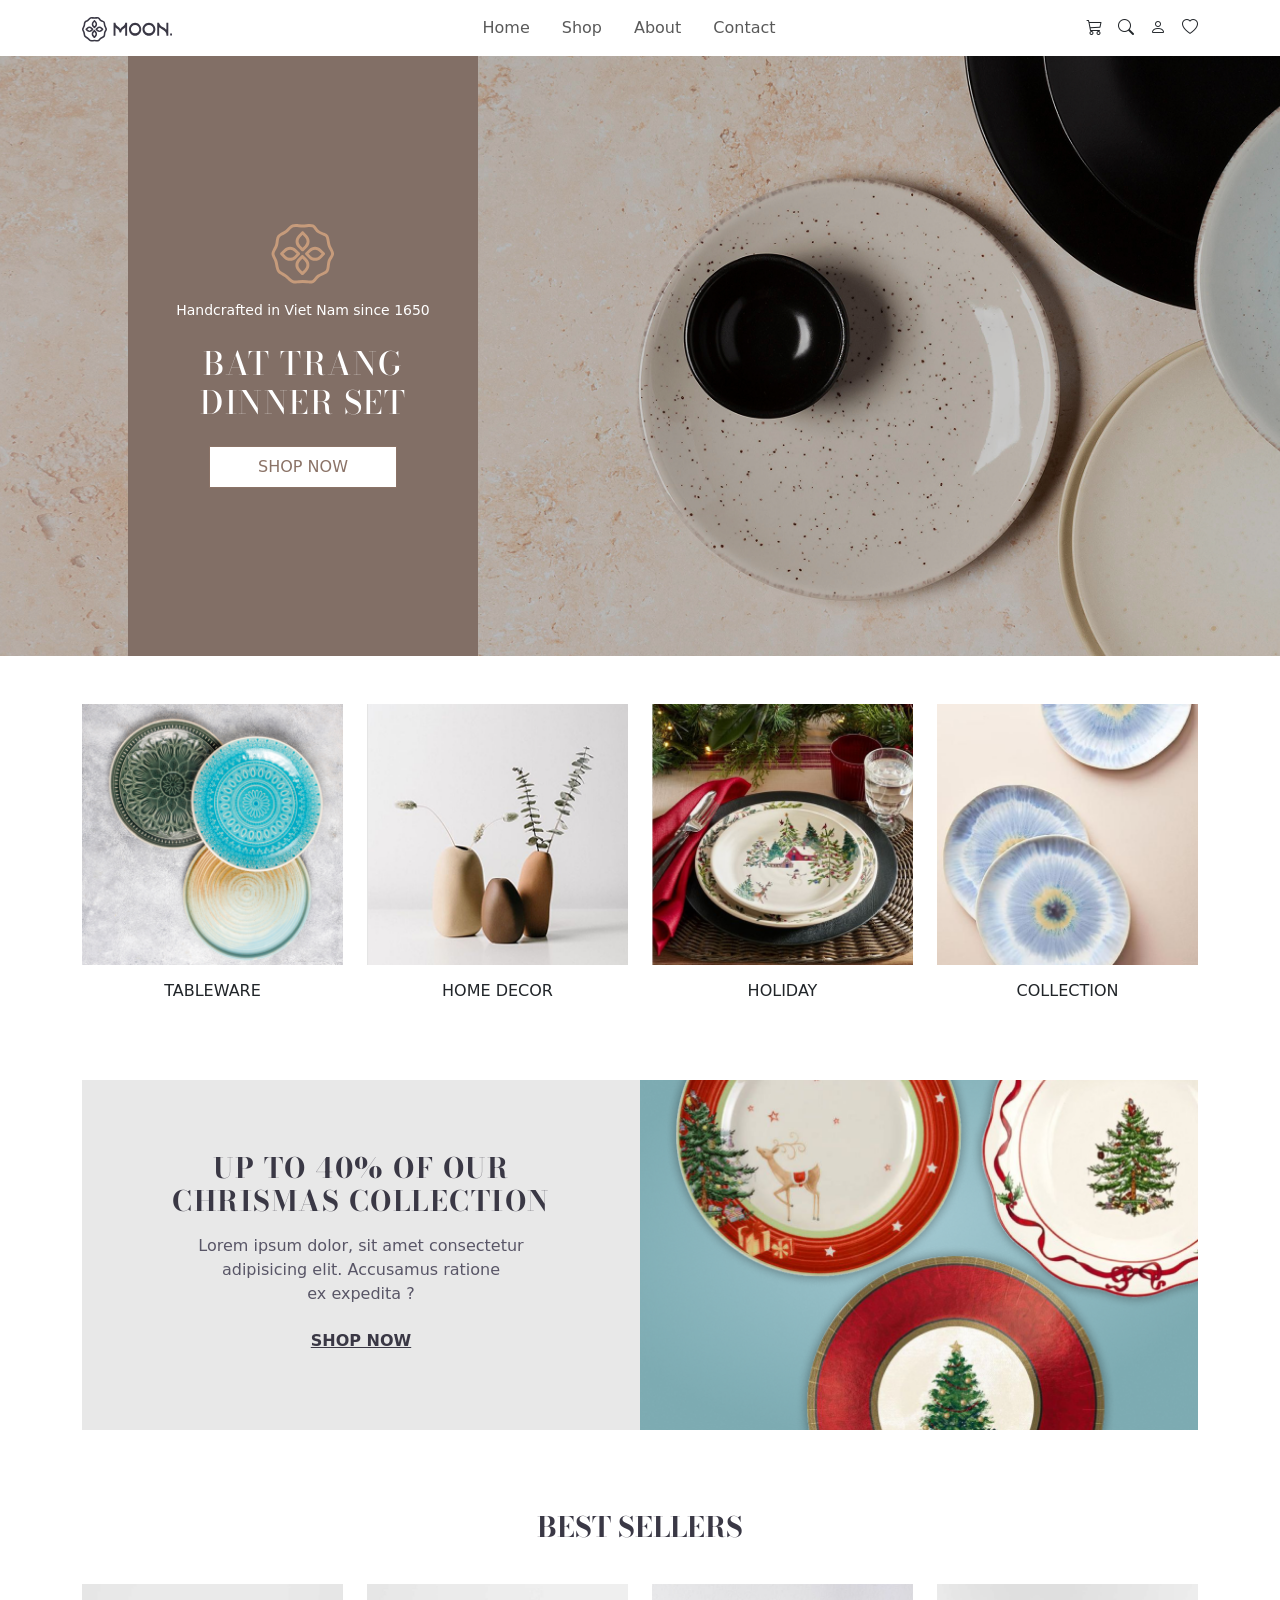
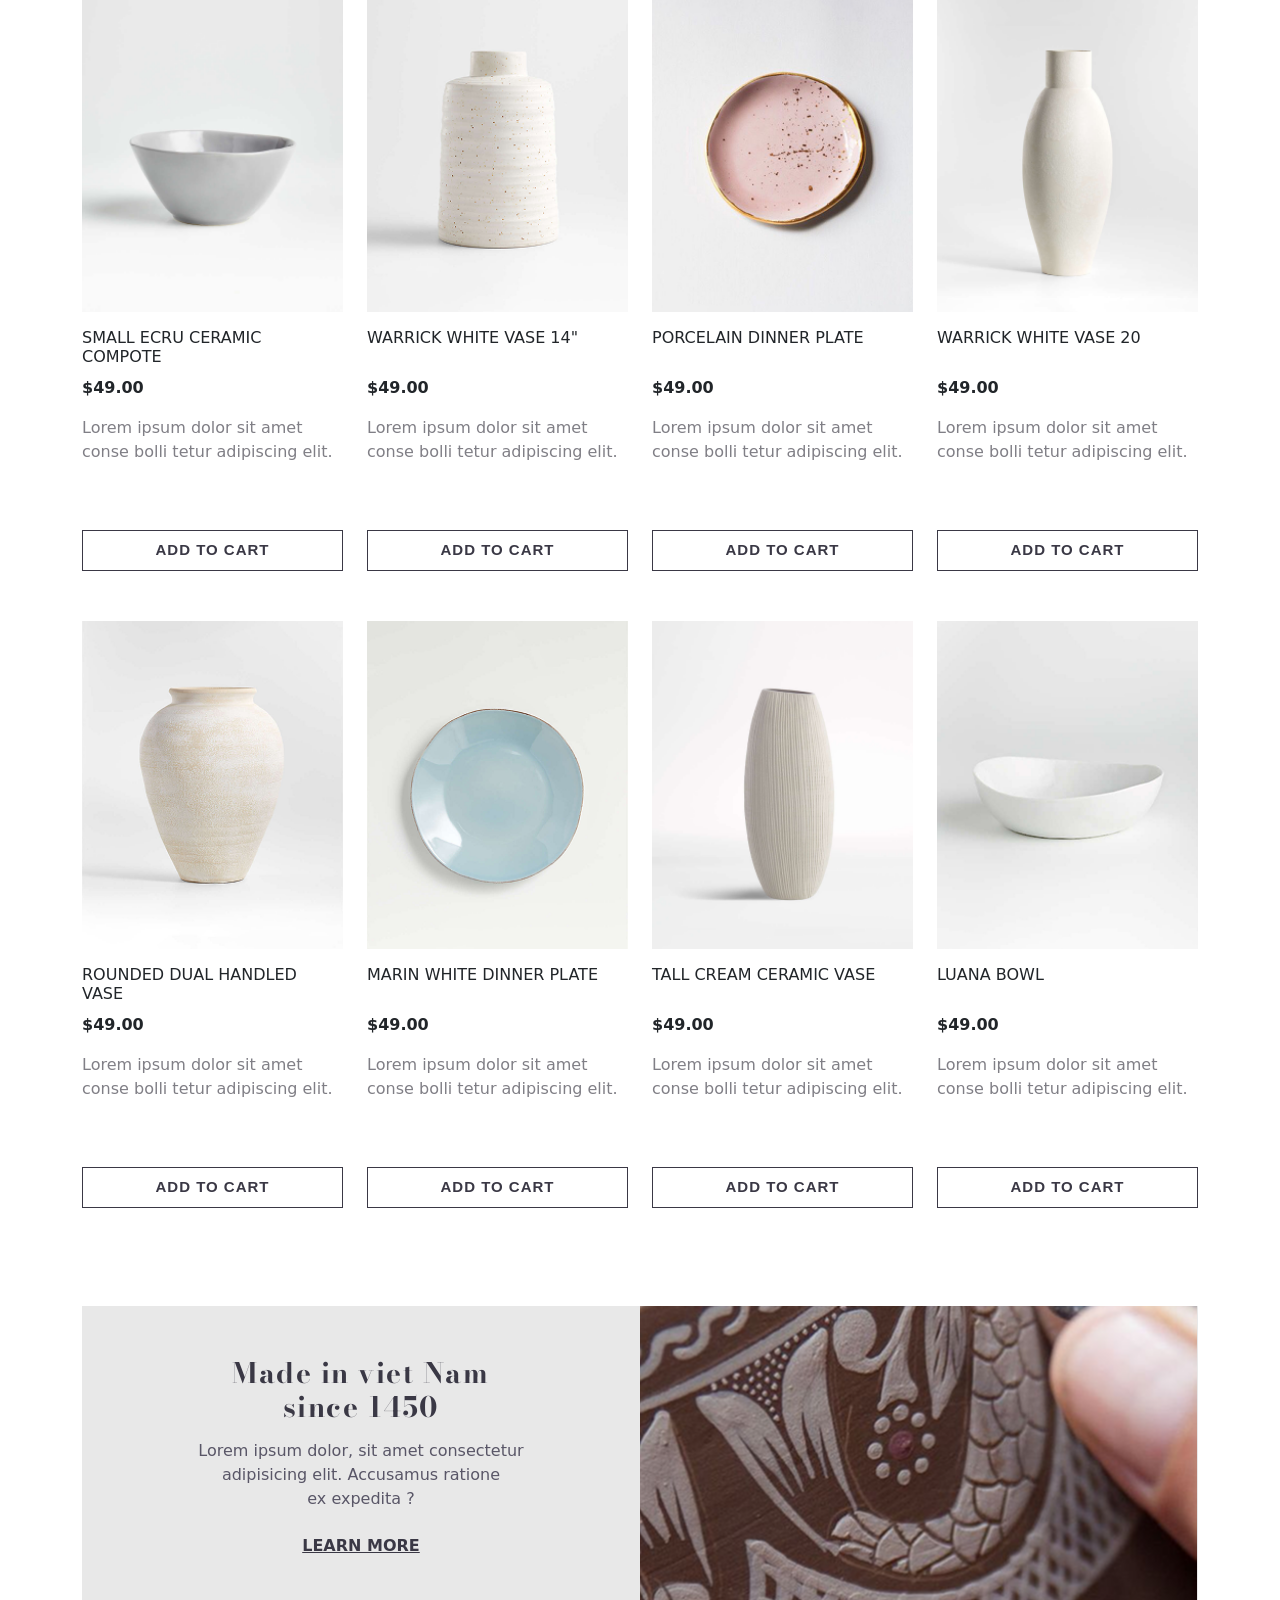
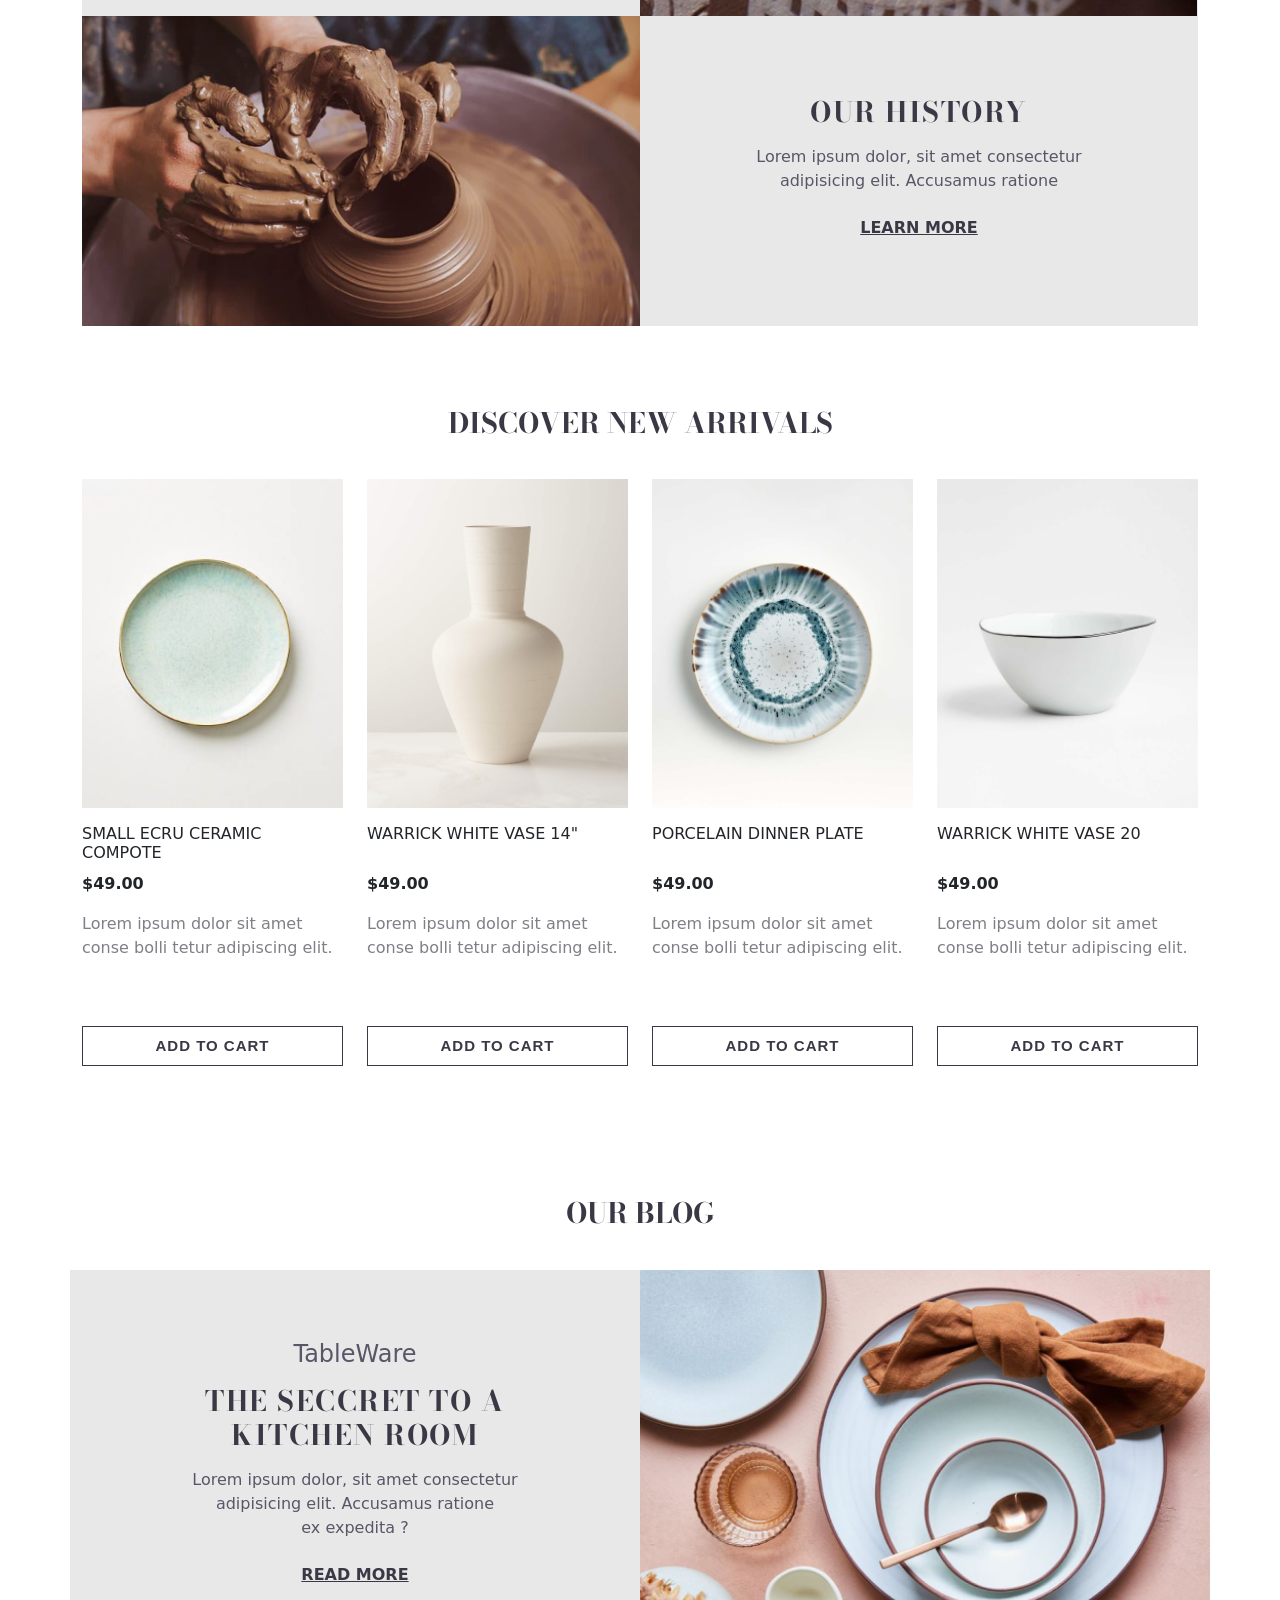
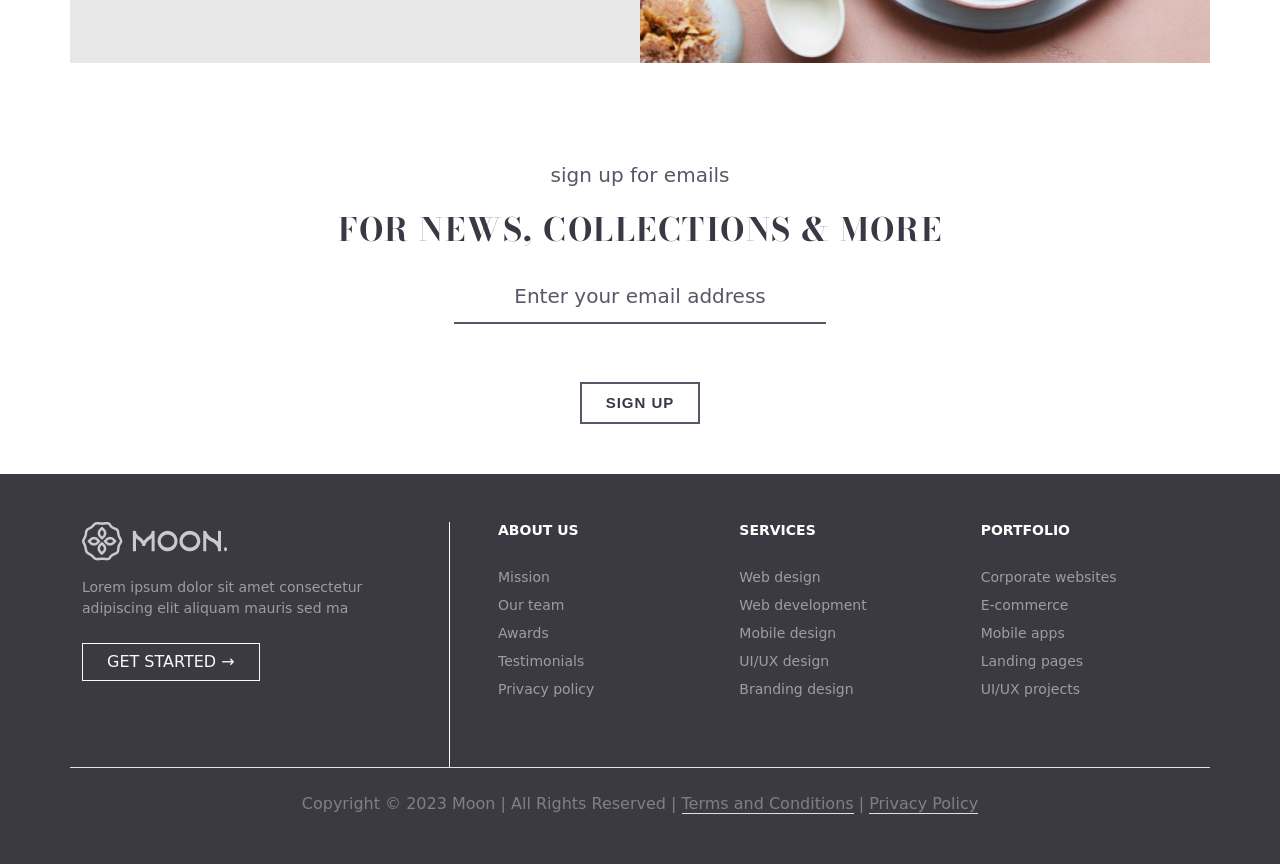
<file: index.html>
<!DOCTYPE html>
<html lang="en">
<head>
  <meta charset="UTF-8">
  <title>Moon Ceramic</title>
  <meta name="viewport" content="width=device-width, initial-scale=1">

  
  <link href="https://cdn.jsdelivr.net/npm/bootstrap@5.3.2/dist/css/bootstrap.min.css" rel="stylesheet">
  <link rel="stylesheet" href="https://cdnjs.cloudflare.com/ajax/libs/font-awesome/6.4.0/css/all.min.css">
  <link rel="stylesheet" href="https://cdn.jsdelivr.net/npm/bootstrap-icons@1.11.0/font/bootstrap-icons.css">
  <link href="https://fonts.googleapis.com/css2?family=Bodoni+Moda:ital,opsz,wght@0,6..96,400..900;1,6..96,400..900&display=swap" rel="stylesheet">
  <link rel="stylesheet" href="style.css">
</head>


<body>

 <nav class="navbar navbar-expand-lg bg-white">
  <div class="container d-flex align-items-center">
    
    <button class="navbar-toggler order-1" type="button" data-bs-toggle="collapse" data-bs-target="#navbarNav">
      <span class="navbar-toggler-icon"></span>
    </button>

    <a class="navbar-brand mx-lg-0 m-auto order-2" href="#">
      <img src="images/homeimg/logo.svg" alt="moon" width="90">
    </a>

    <div class="d-flex nav-icon gap-3 order-3 align-items-center">
       <a href="#" class="text-dark position-relative"><i class="bi bi-cart3"></i></a>
       
       <div class="d-none d-lg-flex gap-3">
         <a href="#" class="text-dark"><i class="bi bi-search"></i></a>
         <a href="#" class="text-dark"><i class="bi bi-person"></i></a>
         <a href="#" class="text-dark"><i class="bi bi-heart"></i></a>
       </div>
    </div>

    <div class="collapse navbar-collapse order-4 order-lg-2" id="navbarNav">
      <ul class="navbar-nav mx-auto text-center">
        <li class="nav-item"><a class="nav-link px-3" href="index.html">Home</a></li>
        <li class="nav-item"><a class="nav-link px-3" href="Shop.html">Shop</a></li>
        <li class="nav-item"><a class="nav-link px-3" href="About.html">About</a></li>
        <li class="nav-item"><a class="nav-link px-3" href="Contact.html">Contact</a></li>
         <div class="d-flex justify-content-center gap-4 d-lg-none  flex-column">
                <a href="#" class="text-dark"><i class="bi bi-search"></i></a>
                <a href="#" class="text-dark"><i class="bi bi-person"></i></a>
                <a href="#" class="text-dark"><i class="bi bi-heart"></i></a>
            </div>
       
      </ul>
    </div>

  </div>
</nav>

<section class="hero-section mb-5">
    <div class="image-wrapper">
        <img src="images/homeimg/herobg.png" alt="Background">
    </div>

    <div class="box text-white text-center align-items-center  " style="background-color:#826F66;">
        <div class="content">
            <img src="images/Contact/Icon.svg" width="90" height="60" class="mb-3" >
             <p class="small  mb-4">Handcrafted in Viet Nam since 1650</p>
            <h2 class="text-uppercase pb-2 mb-3 promo-title ">BAT TRANG <br>DINNER SET</h2>
            <button type="button" class="btn  rounded-0 px-5 py-2 text-uppercase shop-btn">
    SHOP NOW
</button>
            
        
            
        </div>
    </div>
</section>

<div class="ecommeric_cards container my-5"> 

  <div class=" row flex-nowrap overflow-x-auto pb-4">

      <div class="col-8 col-md-3 text-center">

        <img src="images/homeimg/tableware.png" class="mb-3 ecommeric_card">
        <h6 class="category-title">TABLEWARE</h6>

      </div>
      <div class="col-8 col-md-3 text-center">

        <img src="images/homeimg/Homedecor.png" class="mb-3 ecommeric_card">
        <h6 class="category-title">HOME DECOR</h6>

      </div>
      <div class="col-8 col-md-3 text-center">

        <img src="images/homeimg/holiday.png" class="mb-3 ecommeric_card ">
        <h6 class="category-title">HOLIDAY</h6>

      </div>
      <div class="col-8 col-md-3 text-center">

        <img src="images/homeimg/Collection.png" class="mb-3 ecommeric_card">
        <h6 class="category-title">COLLECTION</h6>

      </div>

  </div>

</div>

<section class="container my-5 CHRISMAS-promo ">

   <div class="row g-0">
   <div class="col-md-6 col-lg-6 text-center d-flex flex-column align-items-center justify-content-center christmas-description "> 
    <div class="promo">
    <h3 class="promo-title mb-3 fw-bold light-black"> UP TO 40% OF OUR<br> CHRISMAS COLLECTION </h3>
    <P class="promo-desc mb-3"> Lorem ipsum dolor, sit amet consectetur<br> adipisicing elit. Accusamus ratione<br> ex expedita ?</P>
    <button type="button" class="btn SHOPNOW-btn text-decoration-underline fw-bold light-black">SHOP NOW</button>
    </div>
     </div>
     <div class="col-md-6 col-lg-6">
     <img src="images/homeimg/crismascollection.png" class="img-fluid w-100" alt="CHRISMAS COLLECTION"> 
     </div>
     </div>
</section>

<section class="container best-sellers">
    <h3 class="text-center fw-bold title">BEST SELLERS</h3>
    
    <div class="row row-cols-2 row-cols-md-4">
        
        <div class="col">

            <div class="product-card">
                <img src="images/homeimg/ceramic.png" class="img-fluid mb-3" alt="Product Name">
                <h6 class="product-name text-uppercase">Small Ecru Ceramic Compote</h6>
                <p class="product-price fw-bold">$49.00</p>
                <p class="product-desc">Lorem ipsum dolor sit amet conse bolli tetur adipiscing elit.</p>
                <button class=" add-to-cart-btn w-100 bg-transparent">ADD TO CART</button>
            </div>
        </div>

        <div class="col">
          
            <div class="product-card">
                <img src="images/homeimg/holden-vase.png" class="img-fluid mb-3" alt="Product Name">
                <h6 class="product-name text-uppercase">Warrick White Vase 14"</h6>
                <p class="product-price fw-bold">$49.00</p>
                <p class="product-desc">Lorem ipsum dolor sit amet conse bolli tetur adipiscing elit.</p>
                <button class=" add-to-cart-btn w-100 bg-transparent">ADD TO CART</button>
            </div>
        </div>

        <div class="col">
          
            <div class="product-card">
                <img src="images/homeimg/poreclanplate.png" class="img-fluid mb-3" alt="Product Name">
                <h6 class="product-name text-uppercase">Porcelain Dinner Plate</h6>
                <p class="product-price fw-bold">$49.00</p>
                <p class="product-desc">Lorem ipsum dolor sit amet conse bolli tetur adipiscing elit.</p>
                <button class=" add-to-cart-btn w-100 bg-transparent">ADD TO CART</button>
            </div>
        </div>

        <div class="col">
          
            <div class="product-card">
                <img src="images/homeimg/whitevase.png" class="img-fluid mb-3" alt="Product Name">
                <h6 class="product-name text-uppercase">Warrick White Vase 20</h6>
                <p class="product-price fw-bold">$49.00</p>
                <p class="product-desc">Lorem ipsum dolor sit amet conse bolli tetur adipiscing elit.</p>
                <button class=" add-to-cart-btn w-100 bg-transparent">ADD TO CART</button>
            </div>
        </div>

        <div class="col">
          
            <div class="product-card">
                <img src="images/homeimg/OpheliaVase.png" class="img-fluid mb-3" alt="Product Name">
                <h6 class="product-name text-uppercase">Rounded Dual Handled Vase</h6>
                <p class="product-price fw-bold">$49.00</p>
                <p class="product-desc">Lorem ipsum dolor sit amet conse bolli tetur adipiscing elit.</p>
                <button class="add-to-cart-btn w-100 bg-transparent">ADD TO CART</button>
            </div>
        </div>

        <div class="col">
          
            <div class="product-card">
                <img src="images/homeimg/marin-blue.png" class="img-fluid mb-3" alt="Product Name">
                <h6 class="product-name text-uppercase">Marin White Dinner Plate</h6>
                <p class="product-price fw-bold">$49.00</p>
                <p class="product-desc">Lorem ipsum dolor sit amet conse bolli tetur adipiscing elit.</p>
                <button class="add-to-cart-btn w-100 bg-transparent">ADD TO CART</button>
            </div>
        </div>

        <div class="col">
          
            <div class="product-card">
                <img src="images/homeimg/cremevase.png" class="img-fluid mb-3" alt="Product Name">
                <h6 class="product-name text-uppercase">Tall Cream Ceramic Vase</h6>
                <p class="product-price fw-bold">$49.00</p>
                <p class="product-desc">Lorem ipsum dolor sit amet conse bolli tetur adipiscing elit.</p>
                <button class="add-to-cart-btn w-100 bg-transparent">ADD TO CART</button>
            </div>
        </div>

        <div class="col">
          
            <div class="product-card">
                <img src="images/homeimg/mercer-low-bowl.png" class="img-fluid mb-3" alt="Product Name">
                <h6 class="product-name text-uppercase">Luana Bowl </h6>
                <p class="product-price fw-bold">$49.00</p>
                <p class="product-desc">Lorem ipsum dolor sit amet conse bolli tetur adipiscing elit.</p>
                <button class="add-to-cart-btn w-100 bg-transparent">ADD TO CART</button>
            </div>
        </div>
        </div>
</section>

<section class="history container my-5"> 
  <div class="row g-0">
   <div class="col-md-6 col-lg-6 text-center d-flex flex-column align-items-center justify-content-center "> 
    <div class="promo">
    <h3 class="promo-title mb-3 fw-bold light-black"> Made in viet Nam<br>since 1450 </h3>
    <P class="promo-desc mb-3"> Lorem ipsum dolor, sit amet consectetur<br> adipisicing elit. Accusamus ratione<br> ex expedita ?</P>
    <button type="button" class="btn learn-more-btn text-decoration-underline fw-bold light-black">LEARN MORE</button>
    </div>
     </div>
     <div class="col-md-6 col-lg-6">
     <img src="images/homeimg/history-promo1.png" class="img-fluid  w-100" alt="history-promo"> 
     </div>
     </div>

     <div class="row g-0 reverse-row">

       <div class="col-md-6 col-lg-6 text-center d-flex flex-column align-items-center justify-content-center "> 
        <div class="promo">
        <h3 class="promo-title mb-3 fw-bold light-black"> OUR HISTORY</h3>
        <P class="promo-desc mb-3"> Lorem ipsum dolor, sit amet consectetur<br> adipisicing elit. Accusamus ratione</P>
        <button type="button" class="btn learn-more-btn text-decoration-underline fw-bold light-black">LEARN MORE</button>
        </div>
       </div>

       <div class="col-md-6 col-lg-6">
     <img src="images/homeimg/history-promo2.png" class="img-fluid w-100" alt="history-promo"> 
       </div>

     </div>

</section>
<section class="container new-arrivals my-5">
    <h3 class="text-center fw-bold title text-uppercase ">Discover new arrivals</h3>
    
    <div class="row row-cols-2 row-cols-md-4">
        
        <div class="col">

            <div class="product-card">
                <img src="images/homeimg/Porcelain Dinner Plate2.png" class="img-fluid mb-3" alt="Product Name">
                <h6 class="product-name text-uppercase">Small Ecru Ceramic Compote</h6>
                <p class="product-price fw-bold">$49.00</p>
                <p class="product-desc">Lorem ipsum dolor sit amet conse bolli tetur adipiscing elit.</p>
                <button class=" add-to-cart-btn w-100 bg-transparent">ADD TO CART</button>
            </div>
        </div>

        <div class="col">
          
            <div class="product-card">
                <img src="images/homeimg/Ophelia Matte Natural Vase.png" class="img-fluid mb-3" alt="Product Name">
                <h6 class="product-name text-uppercase">Warrick White Vase 14"</h6>
                <p class="product-price fw-bold">$49.00</p>
                <p class="product-desc">Lorem ipsum dolor sit amet conse bolli tetur adipiscing elit.</p>
                <button class=" add-to-cart-btn w-100 bg-transparent">ADD TO CART</button>
            </div>
        </div>

        <div class="col">
          
            <div class="product-card">
                <img src="images/homeimg/Porcelain Dinner Plate.png" class="img-fluid mb-3" alt="Product Name">
                <h6 class="product-name text-uppercase">Porcelain Dinner Plate</h6>
                <p class="product-price fw-bold">$49.00</p>
                <p class="product-desc">Lorem ipsum dolor sit amet conse bolli tetur adipiscing elit.</p>
                <button class=" add-to-cart-btn w-100 bg-transparent">ADD TO CART</button>
            </div>
        </div>

        <div class="col">
          
            <div class="product-card">
                <img src="images/homeimg/Luana Bowl.png" class="img-fluid mb-3" alt="Product Name">
                <h6 class="product-name text-uppercase">Warrick White Vase 20</h6>
                <p class="product-price fw-bold">$49.00</p>
                <p class="product-desc">Lorem ipsum dolor sit amet conse bolli tetur adipiscing elit.</p>
                <button class=" add-to-cart-btn w-100 bg-transparent">ADD TO CART</button>
            </div>
        </div>

    </div>
</section>

<section class="container my-5 Our-Blog p-0">
    <h3 class="text-center fw-bold title text-uppercase ">our blog</h3>

   <div class=" reverse-row row g-0">
     
    <div class="col-md-6">
     <img src="images/homeimg/our-blog.png" class="img-fluid blog-img w-100" alt="blog image"> 
     </div>
     
    <div class="col-md-6 text-center d-flex flex-column align-items-center justify-content-center christmas-description "> 
    <div class="promo">
      <h4 class="promo-desc mb-3">TableWare</h4>
    <h3 class="promo-title mb-3 fw-bold text-uppercase light-black">the seccret to a <br> kitchen room </h3>
    <P class="promo-desc mb-3"> Lorem ipsum dolor, sit amet consectetur<br> adipisicing elit. Accusamus ratione<br> ex expedita ?</P>
    <button type="button" class="btn read-btn text-decoration-underline fw-bold light-black">READ MORE</button>
    </div>
     </div>

     
     </div>
</section>

<section class="signup"> 
    <div class="container text-center"> 

      <p class="dark-gray h5 mb-4"> sign up for emails </p>
      <h2 class="text-uppercase promo-title fw-bold light-black mb-4"> for news, Collections & more</h2>
      
      <div class="row justify-content-center g-0">
        <div class="col-md-4">
            <input type="email" class="form-control sign-input mb-2 text-center border-0 border-bottom dark-gray rounded-0" placeholder="Enter your email address">
            <button class="btn sign-btn px-4 text-uppercase fw-bold  w-auto rounded-0">SIGN UP</button>
        </div>
    </div>
    </div>
   

</section>



<footer class="footer-section py-5 text-white" style="background-color: #3b3a43;">
    <div class="container ">
        <div class="row border-bottom ">
            
            <div class="col-md-4 pe-md-5 pb-5 justify-content-center footer-col-divider text-white-75 ">
                <img src="images/homeimg/whitelogo.png" alt="Moon" class="mb-3">
                <p class="small text-white-50">Lorem ipsum dolor sit amet consectetur <br> adipiscing elit aliquam mauris sed ma</p>
                <button class="btn btn-outline-light rounded-0 px-4 mt-2 shadow-none">GET STARTED &rarr;</button>
            </div>

            <div class="col-md-8  ps-md-5 pb-5">
                <div class="row ">
                    <div class="col-md-4 col-6">
                        <h6 class="text-uppercase fw-bold mb-4 small">About Us</h6>
                        <ul class="list-unstyled small text-white-50 lh-lg">
                            <li>Mission</li>
                            <li>Our team</li>
                            <li>Awards</li>
                            <li>Testimonials</li>
                            <li>Privacy policy</li>
                        </ul>
                    </div>
                    <div class="col-md-4 col-6">
                        <h6 class="text-uppercase fw-bold mb-4 small">Services</h6>
                        <ul class="list-unstyled small text-white-50 lh-lg">
                            <li>Web design</li>
                            <li>Web development</li>
                            <li>Mobile design</li>
                            <li>UI/UX design</li>
                            <li>Branding design</li>
                        </ul>
                    </div>
                    <div class="col-md-4">
                        <h6 class="text-uppercase fw-bold mb-4 small">Portfolio</h6>
                        <ul class="list-unstyled small text-white-50 lh-lg">
                            <li>Corporate websites</li>
                            <li>E-commerce</li>
                            <li>Mobile apps</li>
                            <li>Landing pages</li>
                            <li>UI/UX projects</li>
                        </ul>
                    </div>
                </div>
            </div>
        </div>

        <div class="row pt-4">
            <div class="col-12 text-center light-gray">
               Copyright © 2023 Moon | All Rights Reserved  | <span class="border-bottom text-white-25"> Terms and Conditions</span> | <span class="border-bottom text-white-25">Privacy Policy</span>
            </div>
        </div>
    </div>
</footer>
<script src="https://cdn.jsdelivr.net/npm/bootstrap@5.3.0/dist/js/bootstrap.bundle.min.js"></script>

</body>
</html>
</file>
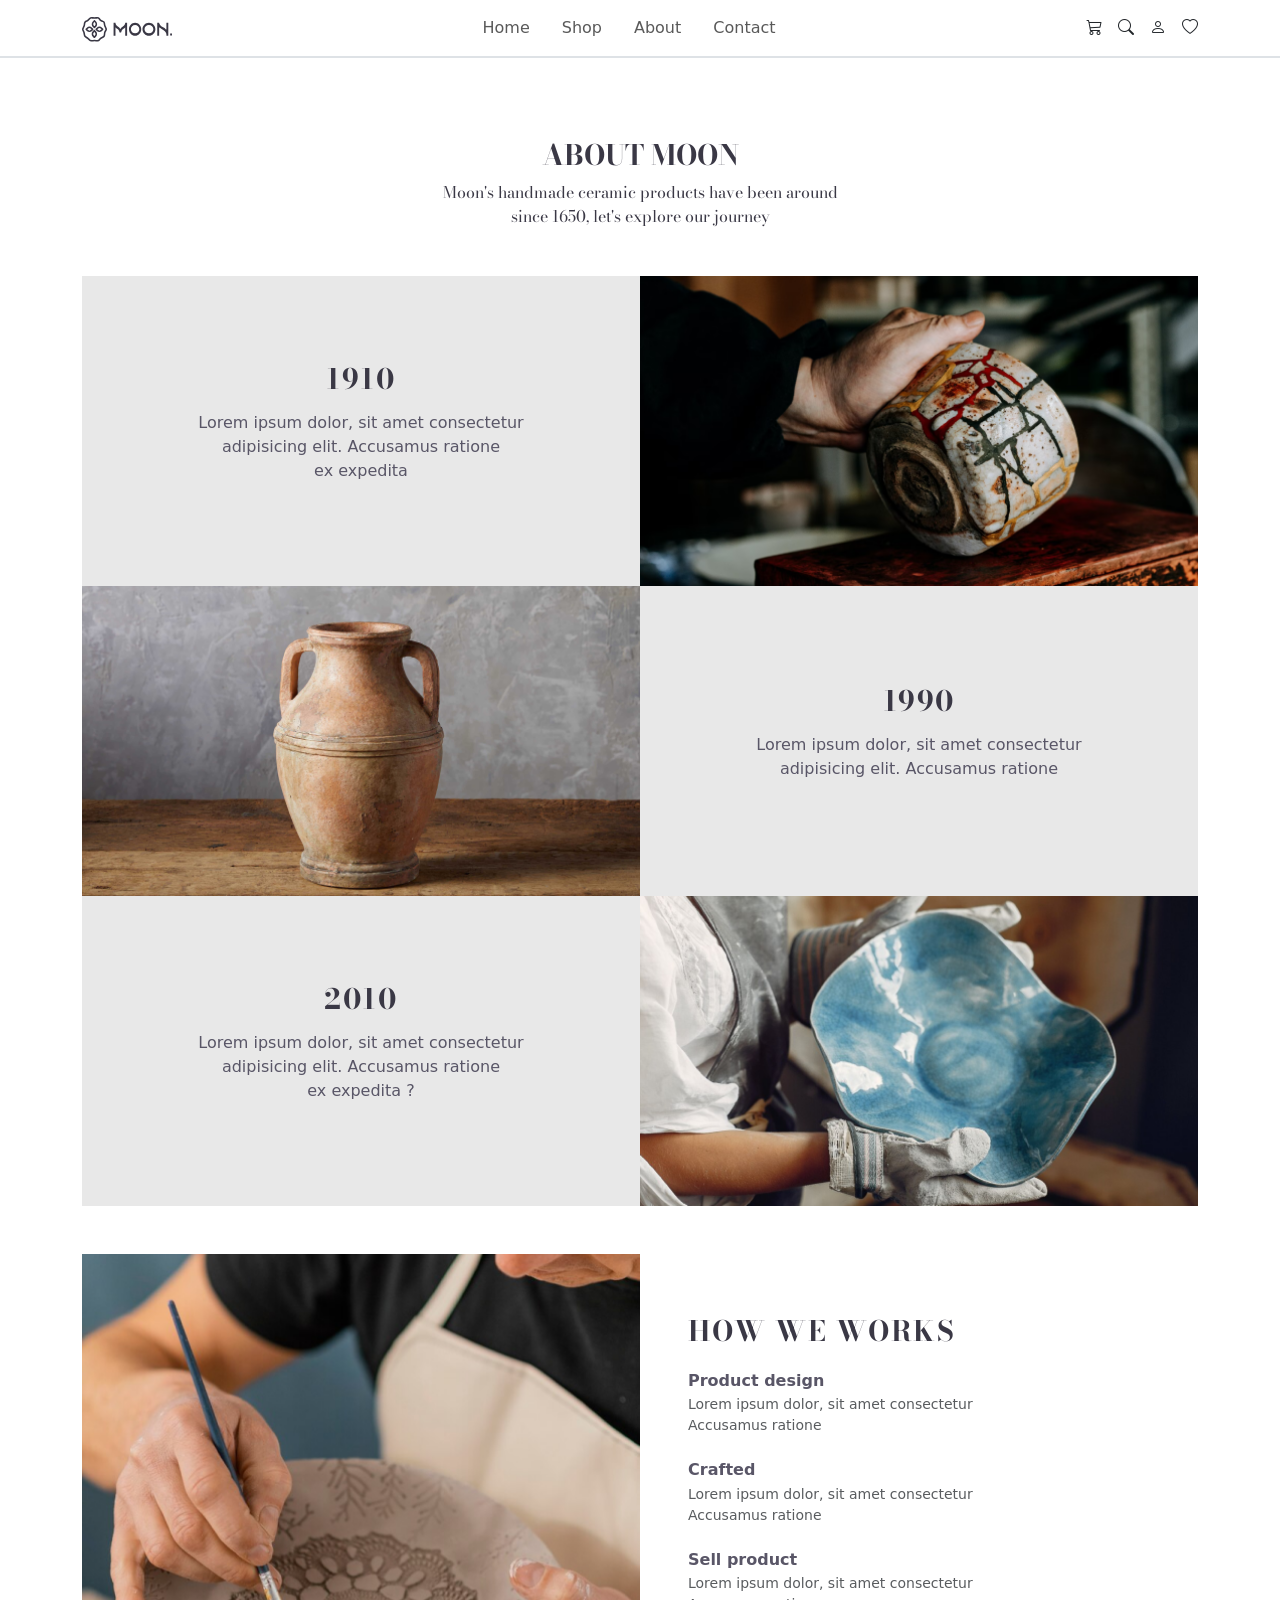
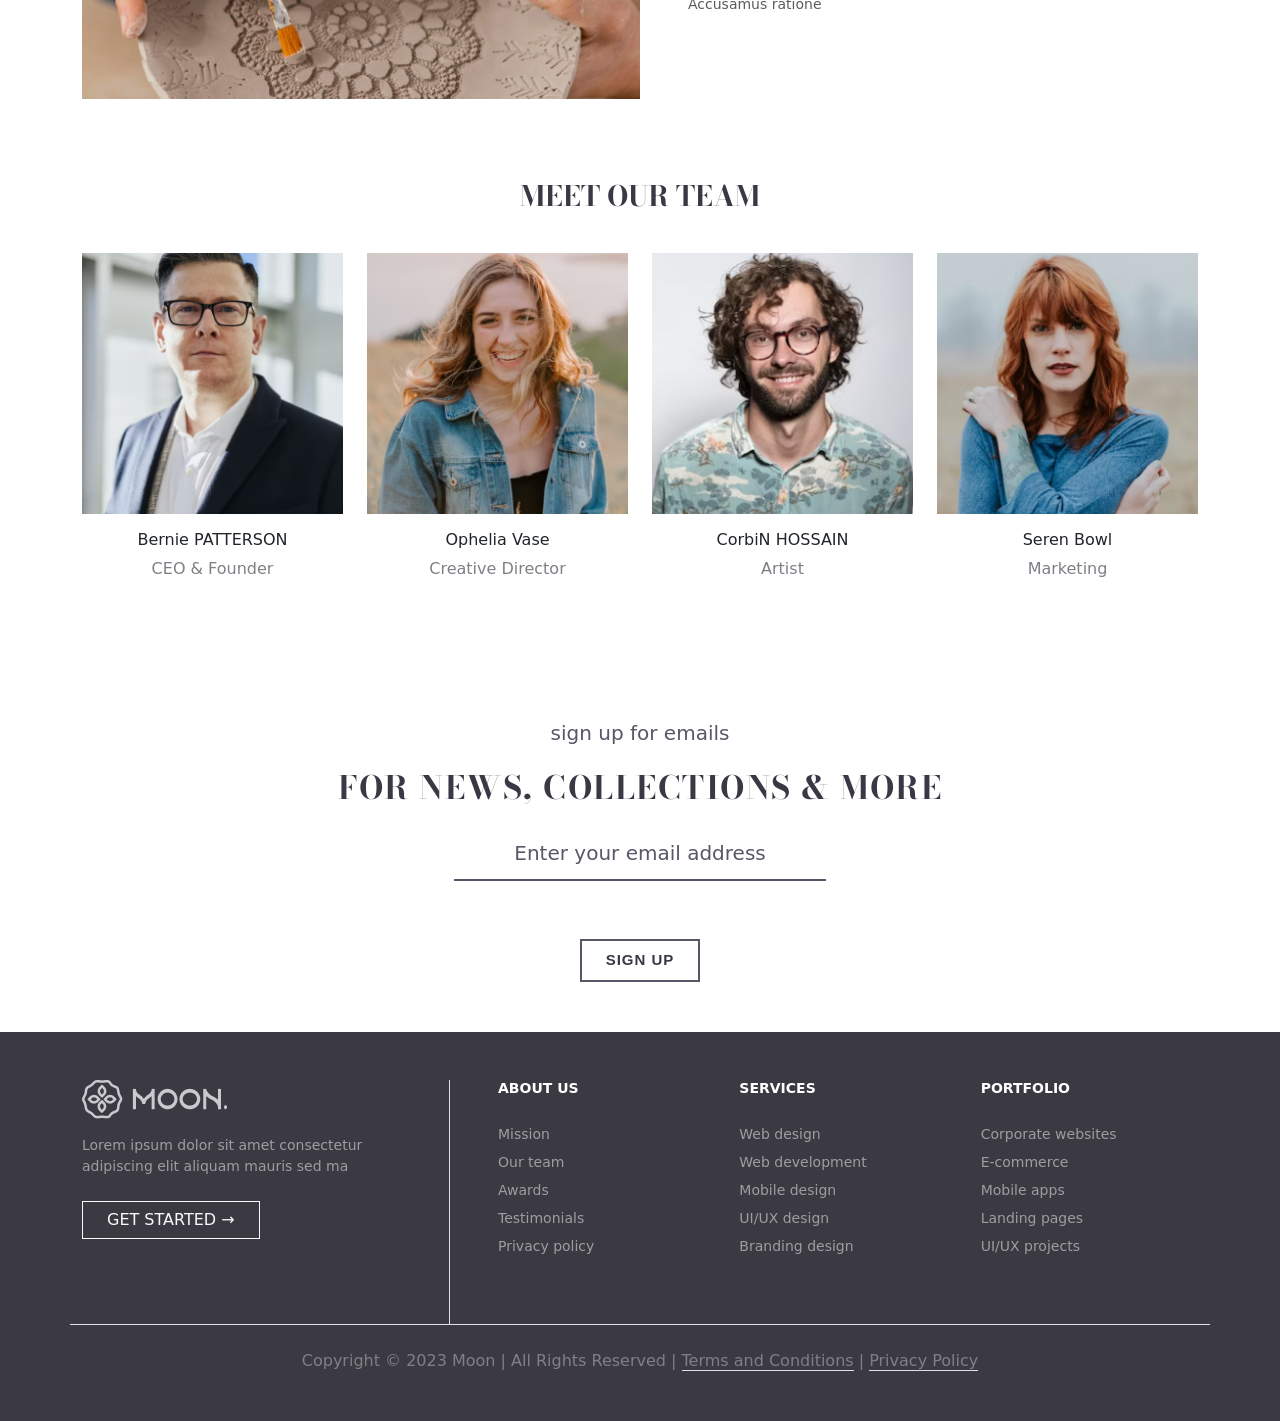
<file: About.html>
<!DOCTYPE html>
<html lang="en">
<head>
  <meta charset="UTF-8">
  <title>Moon Ceramic</title>
  <meta name="viewport" content="width=device-width, initial-scale=1">

  
  <link href="https://cdn.jsdelivr.net/npm/bootstrap@5.3.2/dist/css/bootstrap.min.css" rel="stylesheet">
  <link rel="stylesheet" href="https://cdnjs.cloudflare.com/ajax/libs/font-awesome/6.4.0/css/all.min.css">
  <link rel="stylesheet" href="https://cdn.jsdelivr.net/npm/bootstrap-icons@1.11.0/font/bootstrap-icons.css">
  <link href="https://fonts.googleapis.com/css2?family=Bodoni+Moda:ital,wght@0,400;0,700;1,400&display=swap" rel="stylesheet">
  <link rel="stylesheet" href="style.css">
</head>


<body>

 <nav class="navbar navbar-expand-lg bg-white border-bottom border-2">
  <div class="container d-flex align-items-center ">
    
    <button class="navbar-toggler order-1" type="button" data-bs-toggle="collapse" data-bs-target="#navbarNav">
      <span class="navbar-toggler-icon"></span>
    </button>

    <a class="navbar-brand mx-lg-0 m-auto order-2" href="#">
      <img src="images/homeimg/logo.svg" alt="moon" width="90">
    </a>

    <div class="d-flex nav-icon gap-3 order-3 align-items-center">
       <a href="#" class="text-dark position-relative"><i class="bi bi-cart3"></i></a>
       
       <div class="d-none d-lg-flex gap-3">
         <a href="#" class="text-dark"><i class="bi bi-search"></i></a>
         <a href="#" class="text-dark"><i class="bi bi-person"></i></a>
         <a href="#" class="text-dark"><i class="bi bi-heart"></i></a>
       </div>
    </div>

    <div class="collapse navbar-collapse order-4 order-lg-2" id="navbarNav">
      <ul class="navbar-nav mx-auto text-center">
        <li class="nav-item"><a class="nav-link px-3" href="index.html">Home</a></li>
        <li class="nav-item"><a class="nav-link px-3" href="Shop.html">Shop</a></li>
        <li class="nav-item"><a class="nav-link px-3" href="About.html">About</a></li>
        <li class="nav-item"><a class="nav-link px-3" href="Contact.html">Contact</a></li>
         <div class="d-flex justify-content-center gap-4 d-lg-none  flex-column">
                <a href="#" class="text-dark"><i class="bi bi-search"></i></a>
                <a href="#" class="text-dark"><i class="bi bi-person"></i></a>
                <a href="#" class="text-dark"><i class="bi bi-heart"></i></a>
            </div>
       
      </ul>
    </div>

  </div>
</nav>


<div class="About my-5 text-center title"> 

 <h3 class="fw-bold ">ABOUT MOON</h3>
 <P class="">Moon's handmade ceramic products have been around <br>since 1650, let's explore our journey</P>

</div>

<section class="history container my-5"> 
  <div class="row g-0">
   <div class="col-md-6 col-lg-6 text-center d-flex flex-column align-items-center justify-content-center "> 
    <div class="promo">
    <h3 class="promo-title mb-3 fw-bold light-black">1910</h3>
    <P class="promo-desc mb-3"> Lorem ipsum dolor, sit amet consectetur<br> adipisicing elit. Accusamus ratione<br> ex expedita</P>
    
    </div>
     </div>
     <div class="col-md-6 col-lg-6">
     <img src="images/About/1910.png" class="img-fluid  w-100" alt="history-promo"> 
     </div>
     </div>

     <div class="row g-0 reverse-row">

       <div class="col-md-6 col-lg-6 text-center d-flex flex-column align-items-center justify-content-center "> 
        <div class="promo">
        <h3 class="promo-title mb-3 fw-bold light-black"> 1990 </h3>
        <P class="promo-desc mb-3"> Lorem ipsum dolor, sit amet consectetur<br> adipisicing elit. Accusamus ratione</P>
        </div>
       </div>

       <div class="col-md-6 col-lg-6">
     <img src="images/About/1990.png" class="img-fluid w-100" alt="history-promo"> 
       </div>

     </div>

     <div class="row g-0">
   <div class="col-md-6 col-lg-6 text-center d-flex flex-column align-items-center justify-content-center "> 
    <div class="promo">
    <h3 class="promo-title mb-3 fw-bold light-black"> 2010 </h3>
    <P class="promo-desc mb-3"> Lorem ipsum dolor, sit amet consectetur<br> adipisicing elit. Accusamus ratione<br> ex expedita ?</P>
    </div>
     </div>
     <div class="col-md-6 col-lg-6">
     <img src="images/About/2010.png" class="img-fluid  w-100" alt="history-promo"> 
     </div>
     </div>
     </div>

</section>

<section class="works container my-5"> 
    <div class="row g-0 align-items-center">
    <div class="col-md-6 col-lg-6">
     <img src="images/About/how-we-work.png" class="img-fluid w-100" > 
     </div>
   
   <div class="col-md-6 col-lg-6 ps-md-5"> 
    <div class="promo py-5">
        <h3 class="promo-title mb-4 fw-bold light-black text-uppercase" >How we works</h3>

        <div class="mb-2 mb-md-4">
            <h6 class="fw-bold dark-gray mb-1">Product design</h6>
            <p class="product-desc text-muted small">
                Lorem ipsum dolor, sit amet consectetur<br> Accusamus ratione
            </p>
        </div>

        <div class="mb-2 mb-md-4">
            <h6 class="fw-bold dark-gray mb-1">Crafted</h6>
            <p class="product-desc text-muted small">
                Lorem ipsum dolor, sit amet consectetur<br> Accusamus ratione
            </p>
        </div>

        <div class="mb-2 mb-md-4">
            <h6 class="fw-bold dark-gray mb-1">Sell product</h6>
            <p class="product-desc text-muted small">
                Lorem ipsum dolor, sit amet consectetur<br> Accusamus ratione
            </p>
        </div>
    </div>
</div>
     </div>
</section>

<section class="our-team  container my-5"> 
    <h3 class="title text-center text-uppercase fw-bold"> meet our team</h3>
  <div class=" row flex-nowrap overflow-x-auto pb-4">

      <div class="col-8 col-md-3 text-center">

        <img src="images/About/Bernie.png" class="mb-3 ecommeric_card">
        <h6 > Bernie PATTERSON</h6>
        <span class="product-desc"> CEO & Founder </span>

      </div>
      <div class="col-8 col-md-3 text-center">

        <img src="images/About/Ophelia.png" class="mb-3 ecommeric_card">
        <h6 >Ophelia Vase</h6>
        <span class="product-desc"> Creative Director </span>

      </div>
      <div class="col-8 col-md-3 text-center">

        <img src="images/About/Corbin.png" class="mb-3 ecommeric_card ">
        <h6 class="category-title">CorbiN HOSSAIN</h6>
        <span class="product-desc"> Artist </span>

      </div>
      <div class="col-8 col-md-3 text-center">

        <img src="images/About/Seren.png" class="mb-3 ecommeric_card">
        <h6 class="category-title">Seren Bowl</h6>
        <p class="product-desc "> Marketing </p>

      </div>

  </div>
</section>

<section class="signup"> 
    <div class="container text-center"> 

      <p class="dark-gray h5 mb-4"> sign up for emails </p>
      <h2 class="text-uppercase promo-title fw-bold light-black mb-4"> for news, Collections & more</h2>
      
      <div class="row justify-content-center g-0">
        <div class="col-md-4">
            <input type="email" class="form-control sign-input mb-2 text-center border-0 border-bottom dark-gray rounded-0" placeholder="Enter your email address">
            <button class="btn sign-btn px-4 text-uppercase fw-bold  w-auto rounded-0">SIGN UP</button>
        </div>
    </div>
    </div>
   
</section>

<footer class="footer-section py-5 text-white" style="background-color: #3b3a43;">
    <div class="container ">
        <div class="row border-bottom">
            
            <div class="col-md-4 pe-md-5 pb-5 justify-content-center border-end">
                <img src="images/homeimg/whitelogo.png" alt="Moon" class="mb-3">
                <p class="small text-white-50">Lorem ipsum dolor sit amet consectetur <br> adipiscing elit aliquam mauris sed ma</p>
                <button class="btn btn-outline-light rounded-0 px-4 mt-2 shadow-none">GET STARTED &rarr;</button>
            </div>

            <div class="col-md-8  ps-md-5 pb-5">
                <div class="row ">
                    <div class="col-md-4 col-6">
                        <h6 class="text-uppercase fw-bold mb-4 small">About Us</h6>
                        <ul class="list-unstyled small text-white-50 lh-lg">
                            <li>Mission</li>
                            <li>Our team</li>
                            <li>Awards</li>
                            <li>Testimonials</li>
                            <li>Privacy policy</li>
                        </ul>
                    </div>
                    <div class="col-md-4 col-6">
                        <h6 class="text-uppercase fw-bold mb-4 small">Services</h6>
                        <ul class="list-unstyled small text-white-50 lh-lg">
                            <li>Web design</li>
                            <li>Web development</li>
                            <li>Mobile design</li>
                            <li>UI/UX design</li>
                            <li>Branding design</li>
                        </ul>
                    </div>
                    <div class="col-md-4">
                        <h6 class="text-uppercase fw-bold mb-4 small">Portfolio</h6>
                        <ul class="list-unstyled small text-white-50 lh-lg">
                            <li>Corporate websites</li>
                            <li>E-commerce</li>
                            <li>Mobile apps</li>
                            <li>Landing pages</li>
                            <li>UI/UX projects</li>
                        </ul>
                    </div>
                </div>
            </div>
        </div>

        <div class="row pt-4">
            <div class="col-12 text-center light-gray">
               Copyright © 2023 Moon | All Rights Reserved  | <span class="border-bottom text-white-25"> Terms and Conditions</span> | <span class="border-bottom text-white-25">Privacy Policy</span>
            </div>
        </div>
    </div>
</footer>
<script src="https://cdn.jsdelivr.net/npm/bootstrap@5.3.0/dist/js/bootstrap.bundle.min.js"></script>

</body>
</html>
</file>
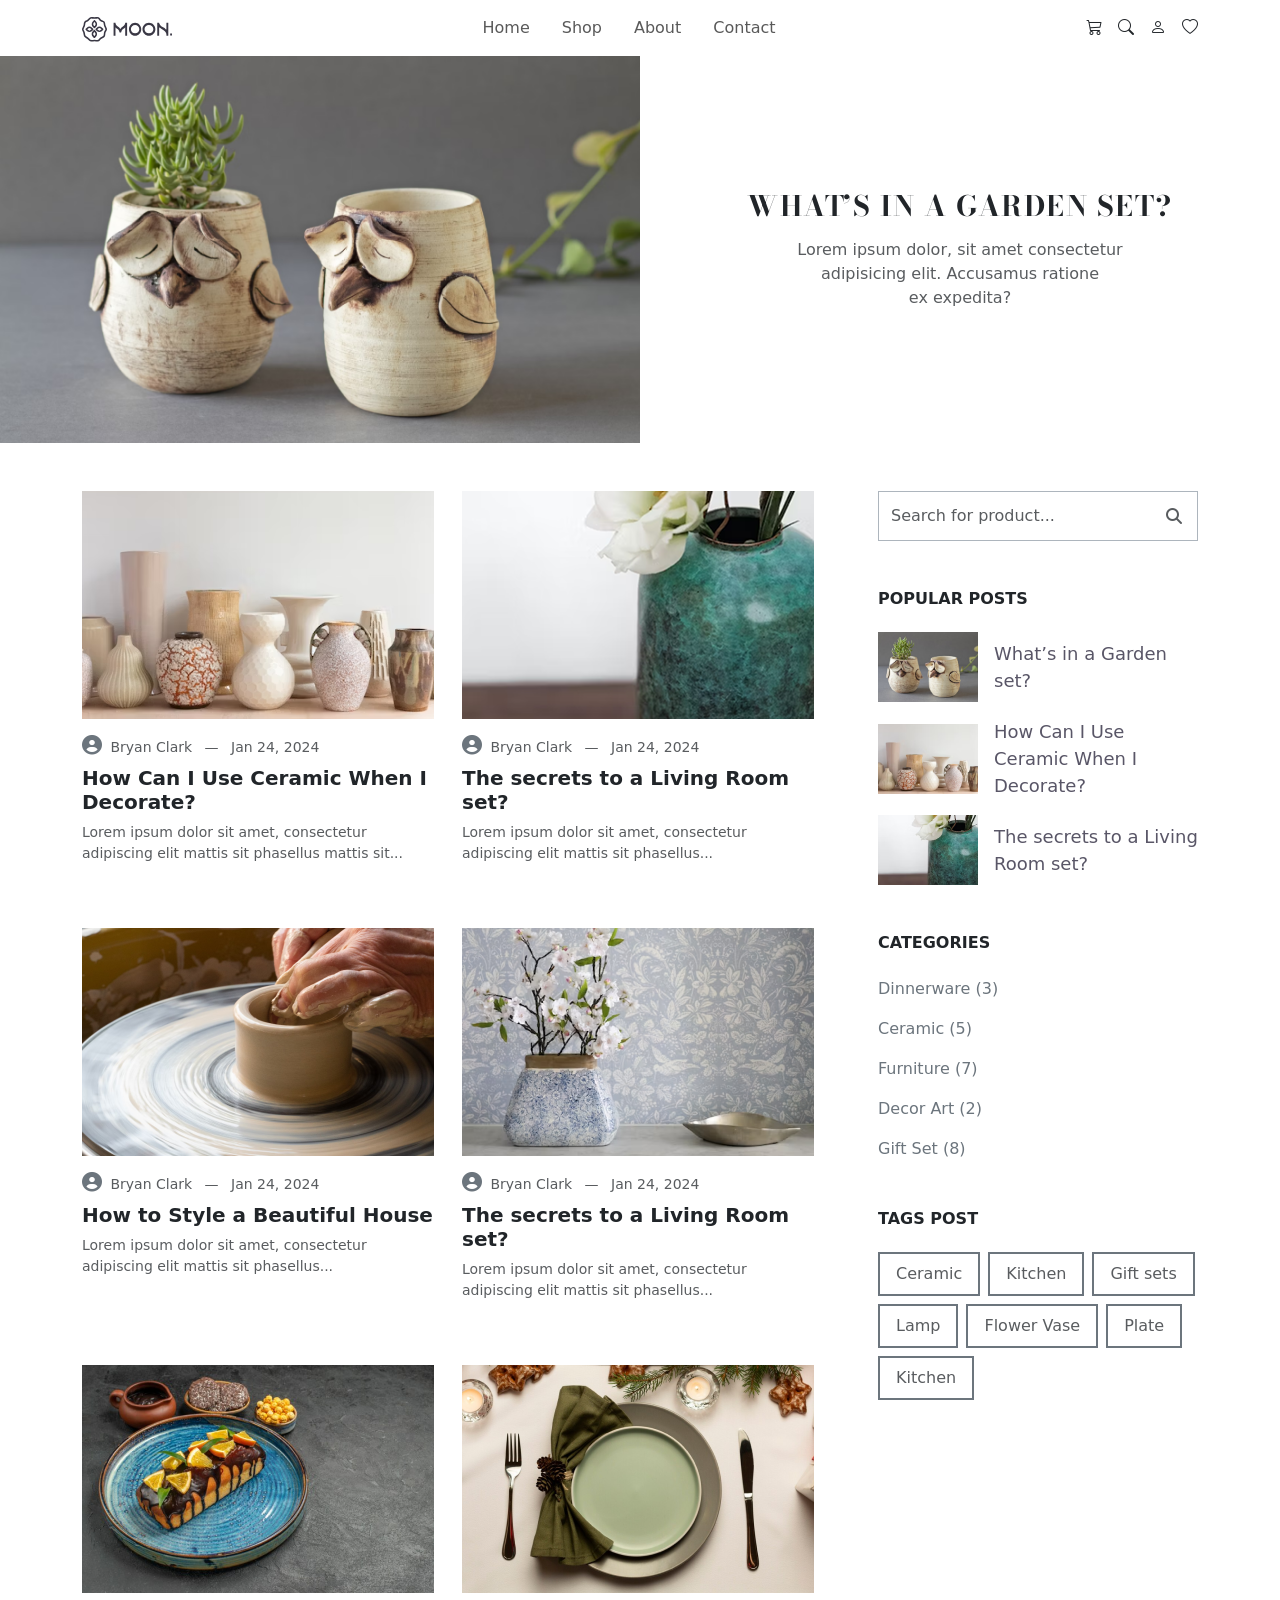
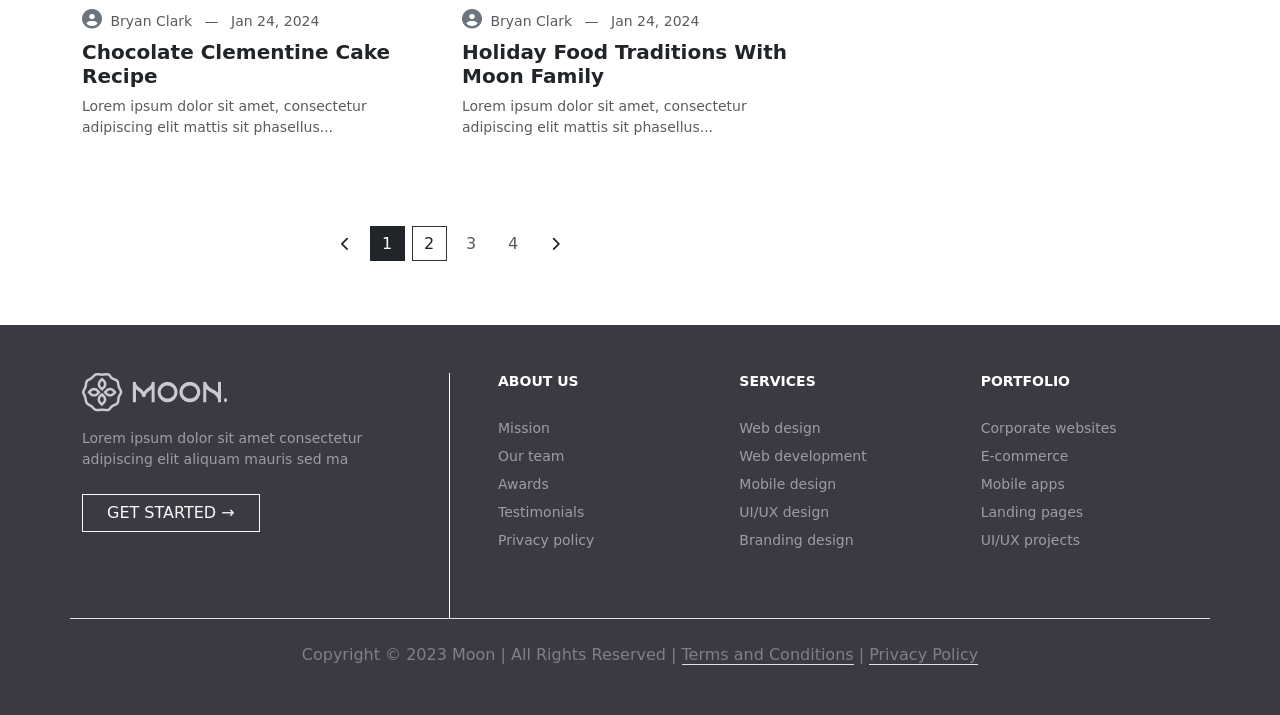
<file: Blog.html>
<!DOCTYPE html>
<html lang="en">
<head>
  <meta charset="UTF-8">
  <title>Moon Ceramic</title>
  <meta name="viewport" content="width=device-width, initial-scale=1">

  
  <link href="https://cdn.jsdelivr.net/npm/bootstrap@5.3.2/dist/css/bootstrap.min.css" rel="stylesheet">
  <link rel="stylesheet" href="https://cdnjs.cloudflare.com/ajax/libs/font-awesome/6.4.0/css/all.min.css">
  <link rel="stylesheet" href="https://cdn.jsdelivr.net/npm/bootstrap-icons@1.11.0/font/bootstrap-icons.css">
  <link href="https://fonts.googleapis.com/css2?family=Bodoni+Moda:ital,opsz,wght@0,6..96,400..900;1,6..96,400..900&display=swap" rel="stylesheet">
  <link rel="stylesheet" href="style.css">
</head>


<body>

 <nav class="navbar navbar-expand-lg bg-white">
  <div class="container d-flex align-items-center">
    
    <button class="navbar-toggler order-1" type="button" data-bs-toggle="collapse" data-bs-target="#navbarNav">
      <span class="navbar-toggler-icon"></span>
    </button>

    <a class="navbar-brand mx-lg-0 m-auto order-2" href="#">
      <img src="images/homeimg/logo.svg" alt="moon" width="90">
    </a>

    <div class="d-flex nav-icon gap-3 order-3 align-items-center">
       <a href="#" class="text-dark position-relative"><i class="bi bi-cart3"></i></a>
       
       <div class="d-none d-lg-flex gap-3">
         <a href="#" class="text-dark"><i class="bi bi-search"></i></a>
         <a href="#" class="text-dark"><i class="bi bi-person"></i></a>
         <a href="#" class="text-dark"><i class="bi bi-heart"></i></a>
       </div>
    </div>

    <div class="collapse navbar-collapse order-4 order-lg-2" id="navbarNav">
      <ul class="navbar-nav mx-auto text-center">
        <li class="nav-item"><a class="nav-link px-3" href="index.html">Home</a></li>
        <li class="nav-item"><a class="nav-link px-3" href="Shop.html">Shop</a></li>
        <li class="nav-item"><a class="nav-link px-3" href="About.html">About</a></li>
        <li class="nav-item"><a class="nav-link px-3" href="Contact.html">Contact</a></li>
         <div class="d-flex justify-content-center gap-4 d-lg-none  flex-column">
                <a href="#" class="text-dark"><i class="bi bi-search"></i></a>
                <a href="#" class="text-dark"><i class="bi bi-person"></i></a>
                <a href="#" class="text-dark"><i class="bi bi-heart"></i></a>
            </div>
       
      </ul>
    </div>

  </div>
</nav>


<section class="garden-set">
    <div class="row g-0">
        <div class="col-md-6 col-12 p-0">
            <img src="images/Blog/garden set.png" class="img-fluid garden-img w-100" alt="Garden Set">
        </div>

        <div class="col-md-6 col-12 d-flex align-items-center justify-content-center text-center p-5">
            <div class="promo">
                <h3 class="promo-title mb-3 fw-bold text-uppercase">What’s in a Garden set?</h3>
                <p class="promo-desc text-muted mb-0">
                    Lorem ipsum dolor, sit amet consectetur<br class="d-none d-md-block"> 
                    adipisicing elit. Accusamus ratione<br class="d-none d-md-block"> 
                    ex expedita?
                </p>
            </div>
        </div>
    </div>
</section>
<section class="container my-5">
    <div class="row">
        
        <div class="col-lg-8">
            <div class="row g-4">
                
                <div class="col-md-6 mb-4">
                    <div class="blog-card">
                        <img src="images/Blog/ceramic.png" class="img-fluid mb-3" alt="Ceramic decor">
                        <div class="post-meta small text-muted mb-2">
                            <i class="fa-solid fa-circle-user text-secondary me-1 fs-5 "></i>
                            <span>Bryan Clark</span> <span class="mx-2">—</span> <span>Jan 24, 2024</span>
                        </div>
                        <h5 class="fw-bold mb-2">How Can I Use Ceramic When I Decorate?</h5>
                        <p class="small text-muted">Lorem ipsum dolor sit amet, consectetur adipiscing elit mattis sit phasellus mattis sit...</p>
                    </div>
                </div>

                <div class="col-md-6 mb-4">
                    <div class="blog-card">
                        <img src="images/Blog/living room2.png" class="img-fluid mb-3" alt="Living room set">
                        <div class="post-meta small text-muted mb-2">
                            <i class="fa-solid fa-circle-user text-secondary me-1 fs-5"></i>
                            <span>Bryan Clark</span> <span class="mx-2">—</span> <span>Jan 24, 2024</span>
                        </div>
                        <h5 class="fw-bold mb-2">The secrets to a Living Room set?</h5>
                        <p class="small text-muted">Lorem ipsum dolor sit amet, consectetur adipiscing elit mattis sit phasellus...</p>
                    </div>
                </div>

                <div class="col-md-6 mb-4">
                    <div class="blog-card">
                        <img src="images/Blog/poreclan.png" class="img-fluid mb-3" alt="Style beautiful house">
                        <div class="post-meta small text-muted mb-2">
                            <i class="fa-solid fa-circle-user text-secondary me-1 fs-5"></i>
                            <span>Bryan Clark</span> <span class="mx-2">—</span> <span>Jan 24, 2024</span>
                        </div>
                        <h5 class="fw-bold mb-2">How to Style a Beautiful House</h5>
                        <p class="small text-muted">Lorem ipsum dolor sit amet, consectetur adipiscing elit mattis sit phasellus...</p>
                    </div>
                </div>

                <div class="col-md-6 mb-4">
                    <div class="blog-card">
                        <img src="images/Blog/Living Room.png" class="img-fluid mb-3" alt="Style beautiful house">
                        <div class="post-meta small text-muted mb-2">
                            <i class="fa-solid fa-circle-user text-secondary me-1 fs-5 "></i>
                            <span>Bryan Clark</span> <span class="mx-2">—</span> <span>Jan 24, 2024</span>
                        </div>
                        <h5 class="fw-bold mb-2">The secrets to a Living Room set?</h5>
                        <p class="small text-muted">Lorem ipsum dolor sit amet, consectetur adipiscing elit mattis sit phasellus...</p>
                    </div>
                </div>

                <div class="col-md-6 mb-4">
                    <div class="blog-card">
                        <img src="images/Blog/Chocolate Clementine.png" class="img-fluid mb-3" alt="Style beautiful house">
                        <div class="post-meta small text-muted mb-2">
                            <i class="fa-solid fa-circle-user text-secondary me-1 fs-5"></i>
                            <span>Bryan Clark</span> <span class="mx-2">—</span> <span>Jan 24, 2024</span>
                        </div>
                        <h5 class="fw-bold mb-2">Chocolate Clementine Cake Recipe</h5>
                        <p class="small text-muted">Lorem ipsum dolor sit amet, consectetur adipiscing elit mattis sit phasellus...</p>
                    </div>
                </div>

                <div class="col-md-6 mb-4">
                    <div class="blog-card">
                        <img src="images/Blog/Holiday Food .png" class="img-fluid mb-3" alt="Style beautiful house">
                        <div class="post-meta small text-muted mb-2">
                            <i class="fa-solid fa-circle-user text-secondary me-1 fs-5 "></i>
                            <span>Bryan Clark</span> <span class="mx-2">—</span> <span>Jan 24, 2024</span>
                        </div>
                        <h5 class="fw-bold mb-2">Holiday Food Traditions With Moon Family</h5>
                        <p class="small text-muted">Lorem ipsum dolor sit amet, consectetur adipiscing elit mattis sit phasellus...</p>
                    </div>
                </div>

                </div>

            <nav class="mt-5">
                <ul class="pagination justify-content-center border-0 gap-2">
                    <li class="page-item">
                    <a class="page-link border-0 text-dark p-0 d-flex align-items-center justify-content-center" href="#" style="width:35px; height:35px;">
                     <i class="fa-solid fa-chevron-left small"></i>
                     </a>
                   </li>

                    <li class="page-item">
                    <a class="page-link bg-dark text-white border-0 d-flex align-items-center justify-content-center" href="#" style="width:35px; height:35px;">1</a>
                    </li>

                   <li class="page-item">
                     <a class="page-link bg-white text-dark border d-flex align-items-center justify-content-center" href="#" style="width:35px; height:35px; border-color: #343333 !important;">2</a>
                   </li>

                    <li class="page-item">
                     <a class="page-link bg-white text-muted border-0 d-flex align-items-center justify-content-center" href="#" style="width:35px; height:35px;">3</a>
                    </li>
    
                    <li class="page-item">
                     <a class="page-link bg-white text-muted border-0 d-flex align-items-center justify-content-center" href="#" style="width:35px; height:35px;">4</a>
                    </li>

                   <li class="page-item">
                     <a class="page-link border-0 text-dark p-0 d-flex align-items-center justify-content-center" href="#" style="width:35px; height:35px;">
                     <i class="fa-solid fa-chevron-right small"></i>
                     </a>
                   </li>
                </ul>
            </nav>
        </div>

        <div class="col-lg-4 ps-lg-5 mt-5 mt-lg-0">
            
            <div class="search-widget mb-5 position-relative">
                <input type="text" class="form-control rounded-0 border-dark-subtle" placeholder="Search for product...">
                <i class="fa-solid fa-magnifying-glass position-absolute top-50 end-0 translate-middle-y me-3 text-muted"></i>
            </div>

            <div class="sidebar-block mb-5">
                <h6 class="fw-bold mb-4">POPULAR POSTS</h6>

                <div class="d-flex align-items-center mb-3">
                    <img src="images/Blog/garden set.png" style="width: 100px; height: 70px; object-fit: cover;" class="me-3">
                    <span  class=" d-block dark-gray " style="font-size: 18px;">What’s in a Garden set?</span>
                </div>
                

                
                <div class="d-flex align-items-center mb-3">
                    <img src="images/Blog/ceramic.png" style="width: 100px; height: 70px; object-fit: cover;" class="me-3">
                    <span  class=" d-block dark-gray " style="font-size: 18px;">How Can I Use Ceramic When I Decorate?</span>
                
                </div>
        
                
                <div class="d-flex align-items-center mb-3">
                    <img src="images/Blog/living room2.png" style="width: 100px; height: 70px; object-fit: cover;" class="me-3">
                    <span  class=" d-block dark-gray " style="font-size: 18px;">The secrets to a Living Room set?</span>
                </div>
                
            </div>
            <div class="sidebar-block my-5">
                <h6 class="fw-bold mb-4 text-uppercase">Categories</h6>
                <ul class="list-unstyled small ">
                    <li class="mb-3 text-secondary " style="font-size: 16px; ">Dinnerware (3)</li>
                    <li class="mb-3  text-secondary" style="font-size: 16px; ">Ceramic (5)</li>
                    <li class="mb-3 text-secondary" style="font-size: 16px; ">Furniture (7)</li>
                    <li class="mb-3  text-secondary " style="font-size: 16px; ">Decor Art (2)</li>
                    <li class="mb-3 text-secondary " style="font-size: 16px; ">Gift Set (8)</li>
                </ul>
            </div>

            <div class="sidebar-block">
                <h6 class="fw-bold mb-4 text-uppercase">Tags Post</h6>
                <div class="d-flex flex-wrap gap-2">
                    <span class=" border border-secondary border-2 text-muted fw-normal p-2 px-3 rounded-0">Ceramic</span>
                    <span class=" border border-secondary border-2 text-muted fw-normal p-2 px-3 rounded-0">Kitchen</span>
                    <span class=" border border-secondary border-2 text-muted fw-normal p-2 px-3 rounded-0">Gift sets</span>
                    <span class=" border border-secondary border-2 text-muted fw-normal p-2 px-3 rounded-0">Lamp</span>
                    <span class=" border border-secondary border-2 text-muted fw-normal p-2 px-3 rounded-0">Flower Vase</span>
                    <span class=" border border-secondary border-2 text-muted fw-normal p-2 px-3 rounded-0">Plate</span>
                    <span class=" border border-secondary border-2 text-muted fw-normal p-2 px-3 rounded-0">Kitchen</span>
                </div>
            </div>

        </div>

    </div>
</section>

<footer class="footer-section py-5 text-white" style="background-color: #3b3a43;">
    <div class="container ">
        <div class="row border-bottom ">
            
            <div class="col-md-4 pe-md-5 pb-5 justify-content-center footer-col-divider text-white-75 ">
                <img src="images/homeimg/whitelogo.png" alt="Moon" class="mb-3">
                <p class="small text-white-50">Lorem ipsum dolor sit amet consectetur <br> adipiscing elit aliquam mauris sed ma</p>
                <button class="btn btn-outline-light rounded-0 px-4 mt-2 shadow-none">GET STARTED &rarr;</button>
            </div>

            <div class="col-md-8  ps-md-5 pb-5">
                <div class="row ">
                    <div class="col-md-4 col-6">
                        <h6 class="text-uppercase fw-bold mb-4 small">About Us</h6>
                        <ul class="list-unstyled small text-white-50 lh-lg">
                            <li>Mission</li>
                            <li>Our team</li>
                            <li>Awards</li>
                            <li>Testimonials</li>
                            <li>Privacy policy</li>
                        </ul>
                    </div>
                    <div class="col-md-4 col-6">
                        <h6 class="text-uppercase fw-bold mb-4 small">Services</h6>
                        <ul class="list-unstyled small text-white-50 lh-lg">
                            <li>Web design</li>
                            <li>Web development</li>
                            <li>Mobile design</li>
                            <li>UI/UX design</li>
                            <li>Branding design</li>
                        </ul>
                    </div>
                    <div class="col-md-4">
                        <h6 class="text-uppercase fw-bold mb-4 small">Portfolio</h6>
                        <ul class="list-unstyled small text-white-50 lh-lg">
                            <li>Corporate websites</li>
                            <li>E-commerce</li>
                            <li>Mobile apps</li>
                            <li>Landing pages</li>
                            <li>UI/UX projects</li>
                        </ul>
                    </div>
                </div>
            </div>
        </div>

        <div class="row pt-4">
            <div class="col-12 text-center light-gray">
               Copyright © 2023 Moon | All Rights Reserved  | <span class="border-bottom text-white-25"> Terms and Conditions</span> | <span class="border-bottom text-white-25">Privacy Policy</span>
            </div>
        </div>
    </div>
</footer>
<script src="https://cdn.jsdelivr.net/npm/bootstrap@5.3.0/dist/js/bootstrap.bundle.min.js"></script>

</body>
</html>
</file>
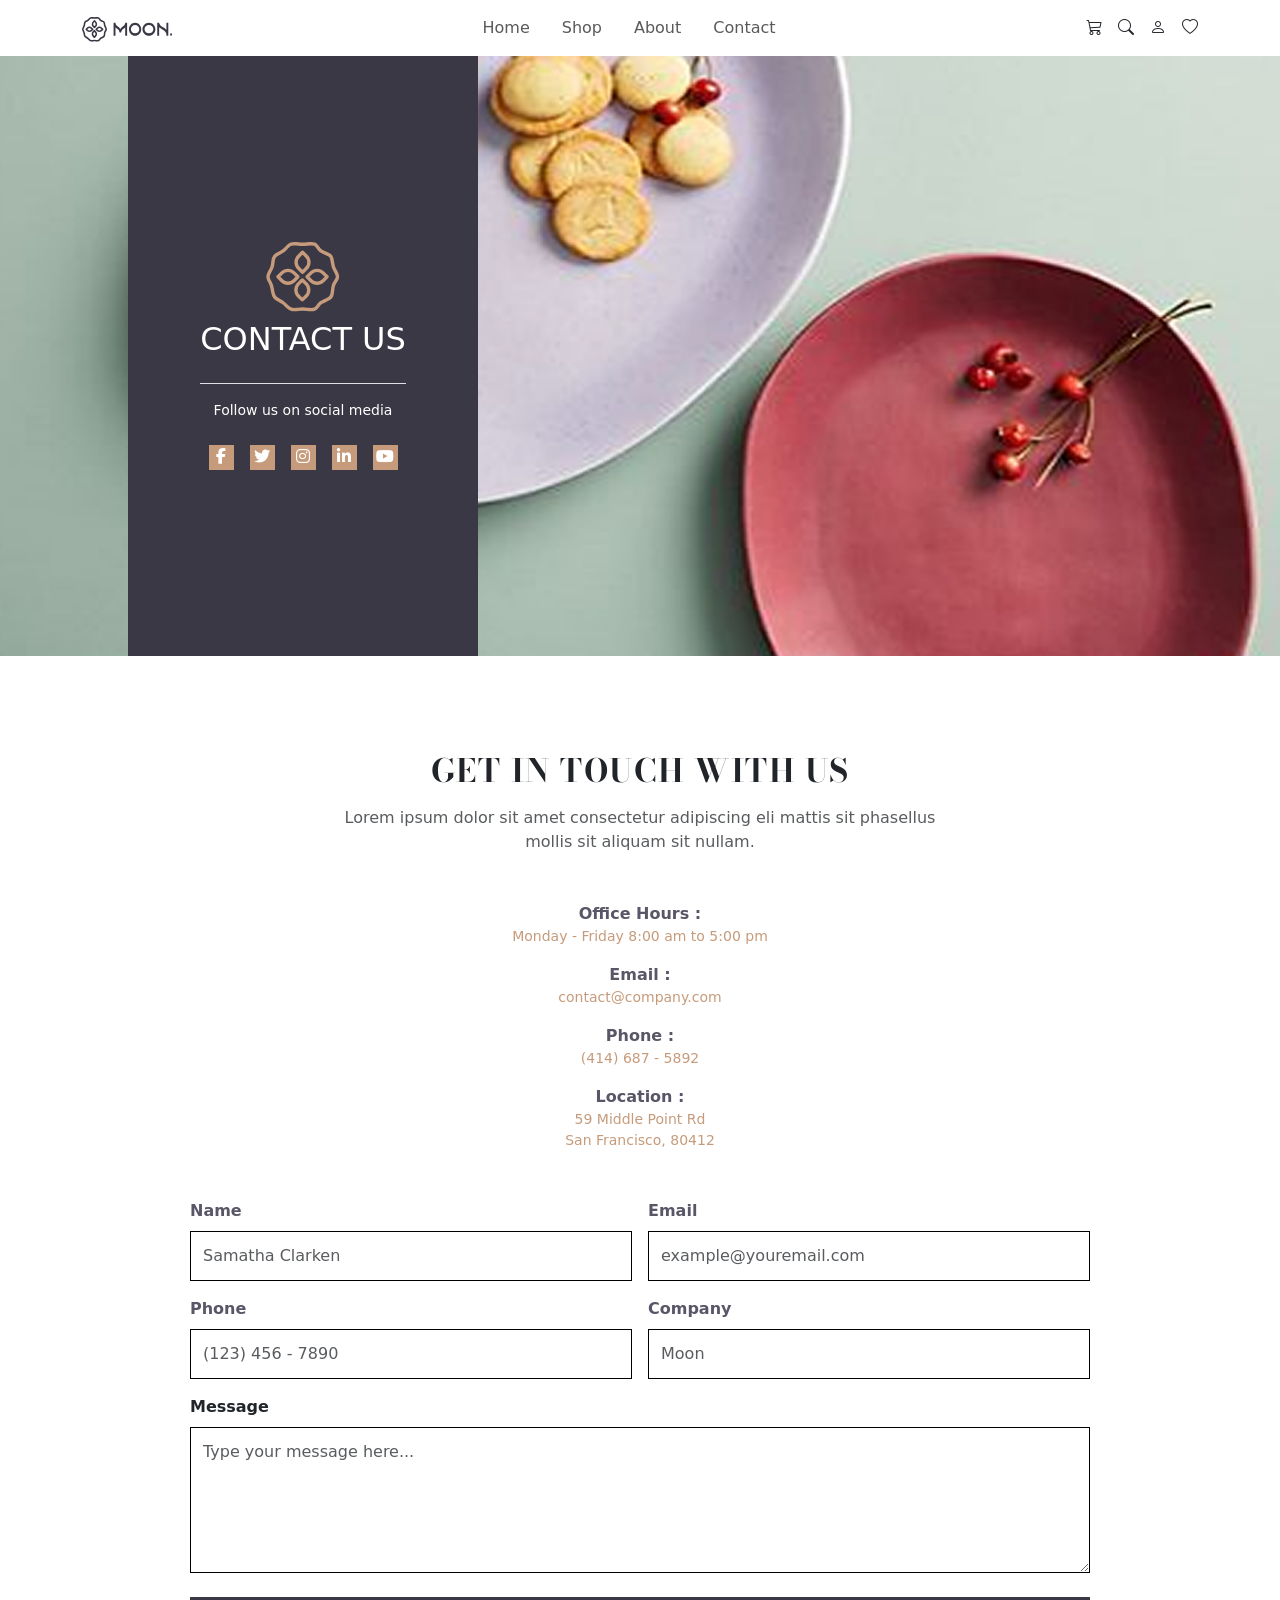
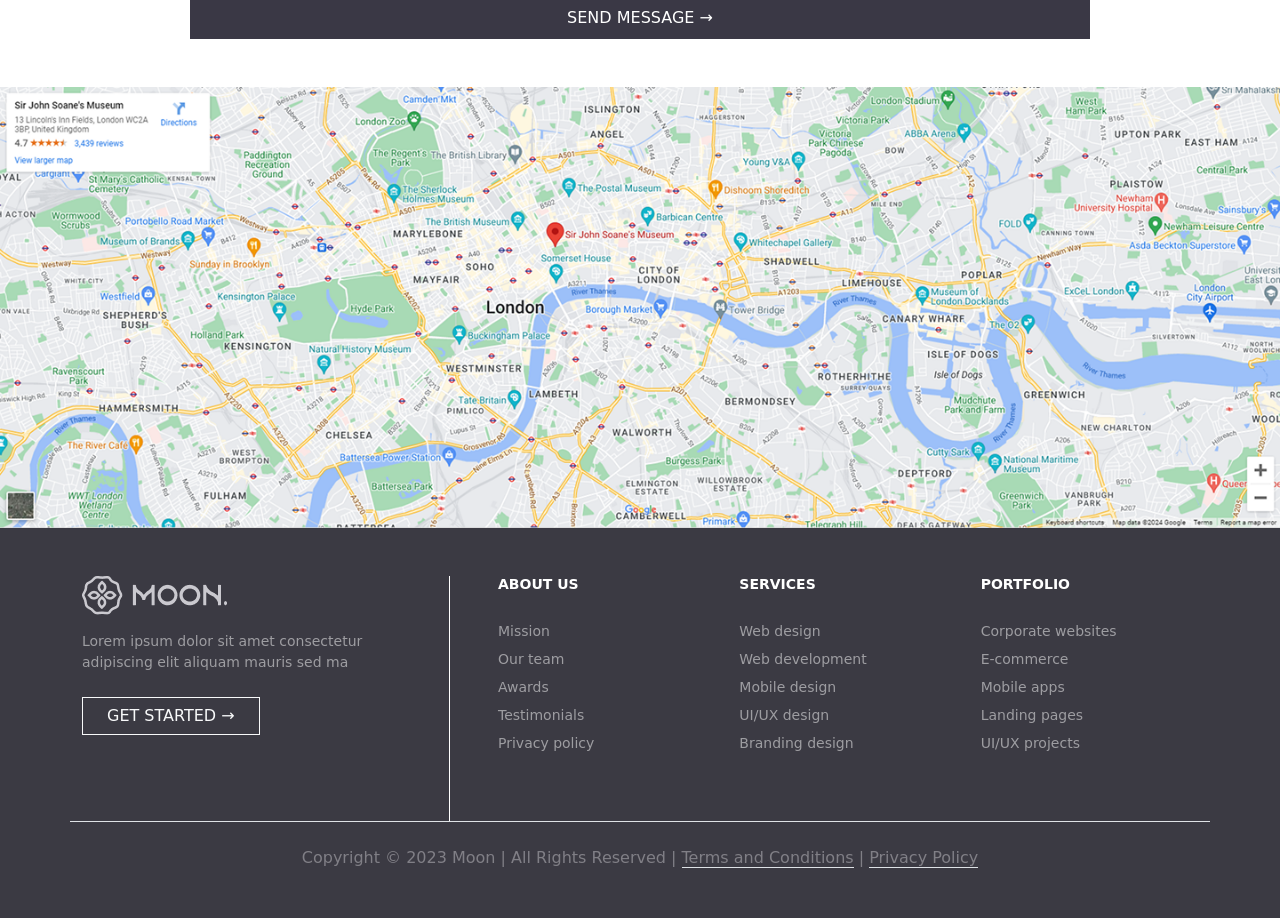
<file: Contact.html>
<!DOCTYPE html>
<html lang="en">
<head>
  <meta charset="UTF-8">
  <title>Moon Ceramic</title>
  <meta name="viewport" content="width=device-width, initial-scale=1">

  
  <link href="https://cdn.jsdelivr.net/npm/bootstrap@5.3.2/dist/css/bootstrap.min.css" rel="stylesheet">
  <link rel="stylesheet" href="https://cdnjs.cloudflare.com/ajax/libs/font-awesome/6.4.0/css/all.min.css">
  <link rel="stylesheet" href="https://cdn.jsdelivr.net/npm/bootstrap-icons@1.11.0/font/bootstrap-icons.css">
  <link href="https://fonts.googleapis.com/css2?family=Bodoni+Moda:ital,opsz,wght@0,6..96,400..900;1,6..96,400..900&display=swap" rel="stylesheet">
  <link rel="stylesheet" href="style.css">
</head>


<body>

 <nav class="navbar navbar-expand-lg bg-white">
  <div class="container d-flex align-items-center">
    
    <button class="navbar-toggler order-1" type="button" data-bs-toggle="collapse" data-bs-target="#navbarNav">
      <span class="navbar-toggler-icon"></span>
    </button>

    <a class="navbar-brand mx-lg-0 m-auto order-2" href="#">
      <img src="images/homeimg/logo.svg" alt="moon" width="90">
    </a>

    <div class="d-flex nav-icon gap-3 order-3 align-items-center">
       <a href="#" class="text-dark position-relative"><i class="bi bi-cart3"></i></a>
       
       <div class="d-none d-lg-flex gap-3">
         <a href="#" class="text-dark"><i class="bi bi-search"></i></a>
         <a href="#" class="text-dark"><i class="bi bi-person"></i></a>
         <a href="#" class="text-dark"><i class="bi bi-heart"></i></a>
       </div>
    </div>

    <div class="collapse navbar-collapse order-4 order-lg-2" id="navbarNav">
      <ul class="navbar-nav mx-auto text-center">
        <li class="nav-item"><a class="nav-link px-3" href="index.html">Home</a></li>
        <li class="nav-item"><a class="nav-link px-3" href="Shop.html">Shop</a></li>
        <li class="nav-item"><a class="nav-link px-3" href="About.html">About</a></li>
        <li class="nav-item"><a class="nav-link px-3" href="Contact.html">Contact</a></li>
         <div class="d-flex justify-content-center gap-4 d-lg-none  flex-column">
                <a href="#" class="text-dark"><i class="bi bi-search"></i></a>
                <a href="#" class="text-dark"><i class="bi bi-person"></i></a>
                <a href="#" class="text-dark"><i class="bi bi-heart"></i></a>
            </div>
       
      </ul>
    </div>

  </div>
</nav>


<section class="contact-section mb-5">
    <div class="image-wrapper">
        <img src="images/Contact/bg.png" alt="Background">
    </div>

    <div class="box text-white text-center align-items-center ">
        <div class="content">
            <img src="images/Contact/Icon.svg" width="100" height="70" class="mb-2">
            <h2 class="text-uppercase pb-2 mb-3 border-bottom pb-4">Contact Us</h2>
           
            <p class="small  mb-4">Follow us on social media</p>
            
            <div class="d-flex justify-content-center gap-3">
                <a href="#" class="social-square"><i class="fa-brands fa-facebook-f"></i></a>
                <a href="#" class="social-square"><i class="fa-brands fa-twitter"></i></a>
                <a href="#" class="social-square"><i class="fa-brands fa-instagram"></i></a>
                <a href="#" class="social-square"><i class="fa-brands fa-linkedin-in"></i></a>
                <a href="#" class="social-square"><i class="fa-brands fa-youtube"></i></a>
            </div>
        </div>
    </div>
</section>


<section class="contact-form-section py-5 bg-white">
    <div class="container text-center">
        <h2 class="branding-title mb-3 promo-title fw-bold">GET IN TOUCH WITH US</h2>
        <p class="text-muted mb-5 mx-auto" style="max-width: 600px;">
            Lorem ipsum dolor sit amet consectetur adipiscing eli mattis sit phasellus mollis sit aliquam sit nullam.
        </p>

        <div class="contact-info mb-5">
            <div class="mb-3">
                <p class="fw-bold mb-0 dark-gray">Office Hours :</p>
                <p class="text-brown small">Monday - Friday 8:00 am to 5:00 pm</p>
            </div>
            <div class="mb-3">
                <p class="fw-bold mb-0 dark-gray">Email :</p>
                <p class="text-brown small">contact@company.com</p>
            </div>
            <div class="mb-3">
                <p class="fw-bold mb-0 dark-gray">Phone :</p>
                <p class="text-brown small">(414) 687 - 5892</p>
            </div>
            <div class="mb-3">
                <p class="fw-bold mb-0 dark-gray">Location :</p>
                <p class="text-brown  small">59 Middle Point Rd<br>San Francisco, 80412</p>
            </div>
        </div>

        <form class="text-start mx-auto" style="max-width: 900px;">
            <div class="row g-3 mb-3">
                <div class="col-md-6">
                    <label class="form-label fw-bold dark-gray">Name</label>
                    <input type="text" class="form-control" placeholder="Samatha Clarken">
                </div>
                <div class="col-md-6">
                    <label class="form-label fw-bold dark-gray">Email</label>
                    <input type="email" class="form-control" placeholder="example@youremail.com">
                </div>
            </div>
            <div class="row g-3 mb-3">
                <div class="col-md-6">
                    <label class="form-label fw-bold dark-gray">Phone</label>
                    <input type="text" class="form-control" placeholder="(123) 456 - 7890">
                </div>
                <div class="col-md-6">
                    <label class="form-label fw-bold dark-gray">Company</label>
                    <input type="text" class="form-control" placeholder="Moon">
                </div>
            </div>
            <div class="mb-4">
                <label class="form-label fw-bold">Message</label>
                <textarea class="form-control" rows="5" placeholder="Type your message here..."></textarea>
            </div>
            <button type="submit" class="btn w-100 py-2 text-uppercase rounded-0 text-white small" style="background-color: #3A3845;">
                Send Message →
            </button>
        </form>
    </div>
</section>


<div class="overflow-auto map" style="white-space: nowrap;">
    
    <img src="images/Contact/map.png"  style="min-width: 800px; width: 100%; height: auto; display: block;">

</div>





<footer class="footer-section py-5 text-white" style="background-color: #3b3a43;">
    <div class="container">
        <div class="row border-bottom ">
            
            <div class="col-md-4 pe-md-5 pb-5 justify-content-center footer-col-divider text-white-75 ">
                <img src="images/homeimg/whitelogo.png" alt="Moon" class="mb-3">
                <p class="small text-white-50">Lorem ipsum dolor sit amet consectetur <br> adipiscing elit aliquam mauris sed ma</p>
                <button class="btn btn-outline-light rounded-0 px-4 mt-2 shadow-none">GET STARTED &rarr;</button>
            </div>

            <div class="col-md-8  ps-md-5 pb-5">
                <div class="row ">
                    <div class="col-md-4 col-6">
                        <h6 class="text-uppercase fw-bold mb-4 small">About Us</h6>
                        <ul class="list-unstyled small text-white-50 lh-lg">
                            <li>Mission</li>
                            <li>Our team</li>
                            <li>Awards</li>
                            <li>Testimonials</li>
                            <li>Privacy policy</li>
                        </ul>
                    </div>
                    <div class="col-md-4 col-6">
                        <h6 class="text-uppercase fw-bold mb-4 small">Services</h6>
                        <ul class="list-unstyled small text-white-50 lh-lg">
                            <li>Web design</li>
                            <li>Web development</li>
                            <li>Mobile design</li>
                            <li>UI/UX design</li>
                            <li>Branding design</li>
                        </ul>
                    </div>
                    <div class="col-md-4">
                        <h6 class="text-uppercase fw-bold mb-4 small">Portfolio</h6>
                        <ul class="list-unstyled small text-white-50 lh-lg">
                            <li>Corporate websites</li>
                            <li>E-commerce</li>
                            <li>Mobile apps</li>
                            <li>Landing pages</li>
                            <li>UI/UX projects</li>
                        </ul>
                    </div>
                </div>
            </div>
        </div>

        <div class="row pt-4">
            <div class="col-12 text-center light-gray">
               Copyright © 2023 Moon | All Rights Reserved  | <span class="border-bottom text-white-25"> Terms and Conditions</span> | <span class="border-bottom text-white-25">Privacy Policy</span>
            </div>
        </div>
    </div>
</footer>
<script src="https://cdn.jsdelivr.net/npm/bootstrap@5.3.0/dist/js/bootstrap.bundle.min.js"></script>

</body>
</html>
</file>
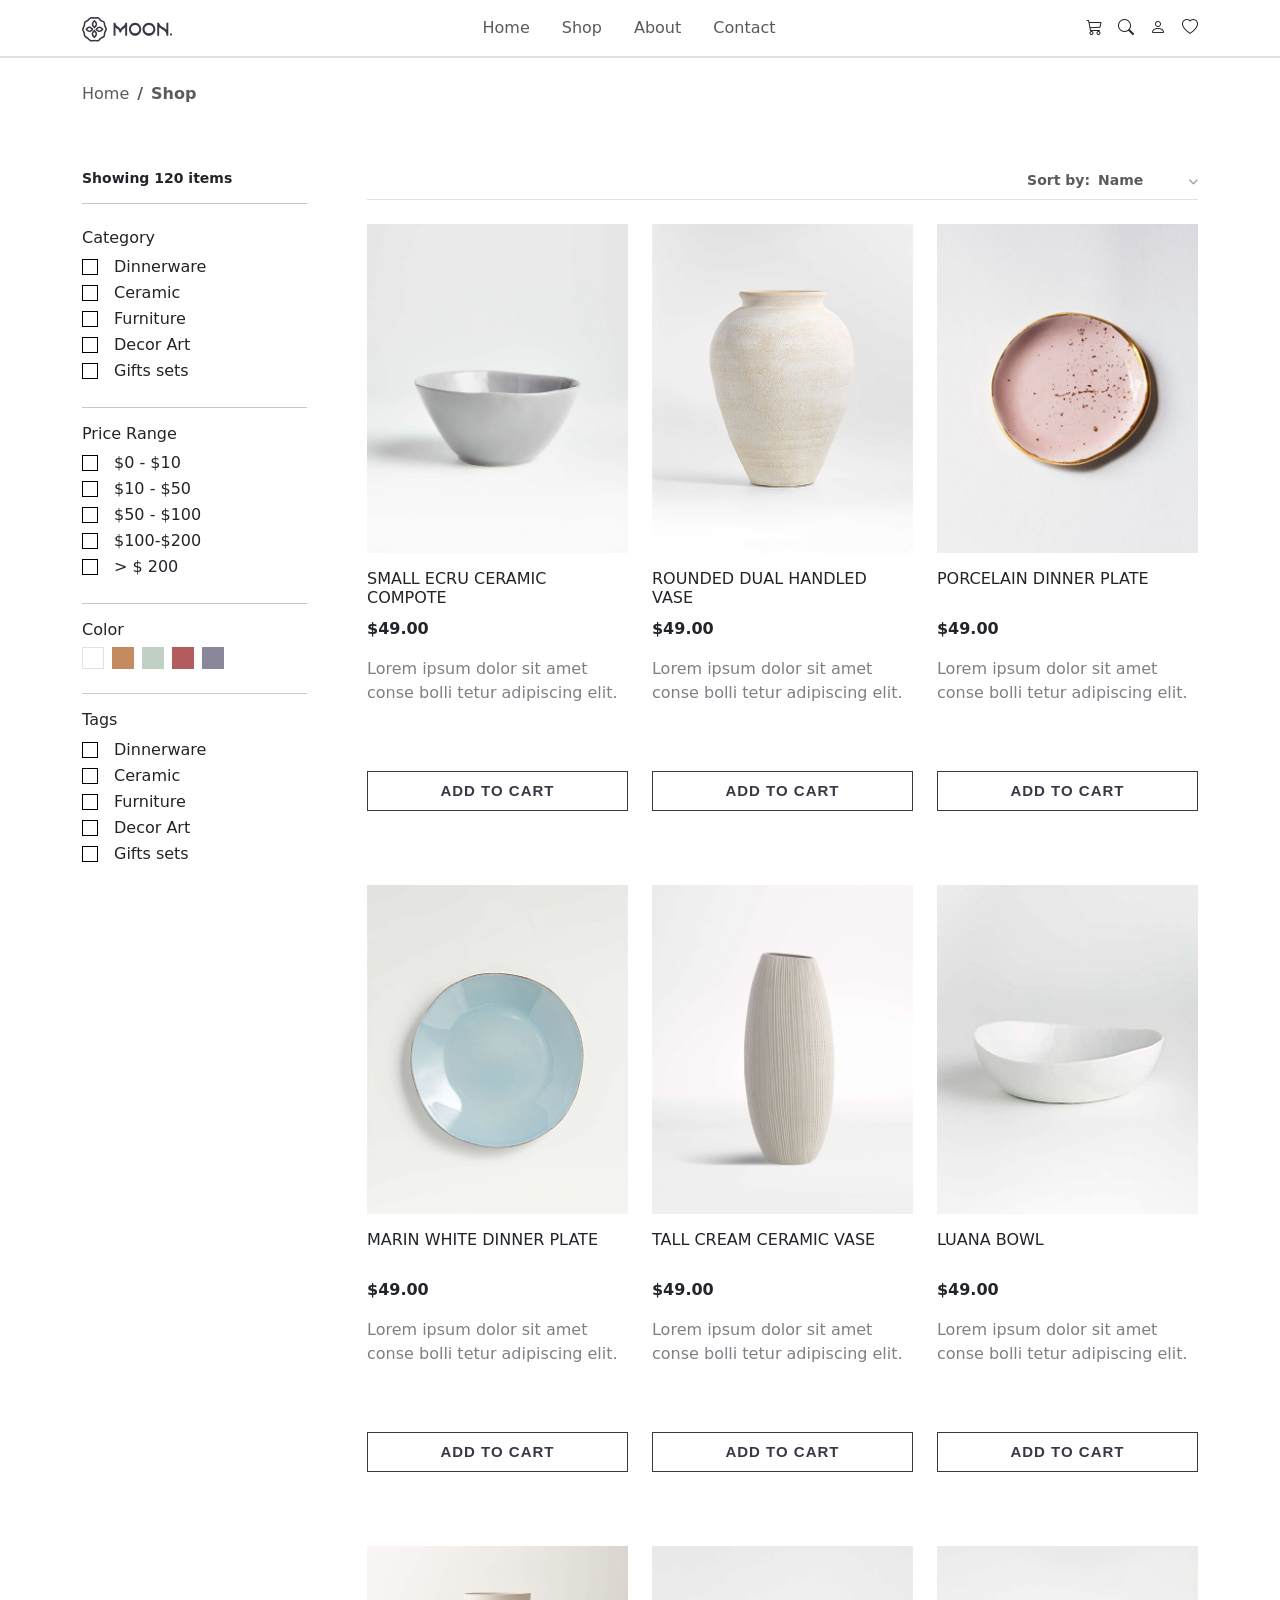
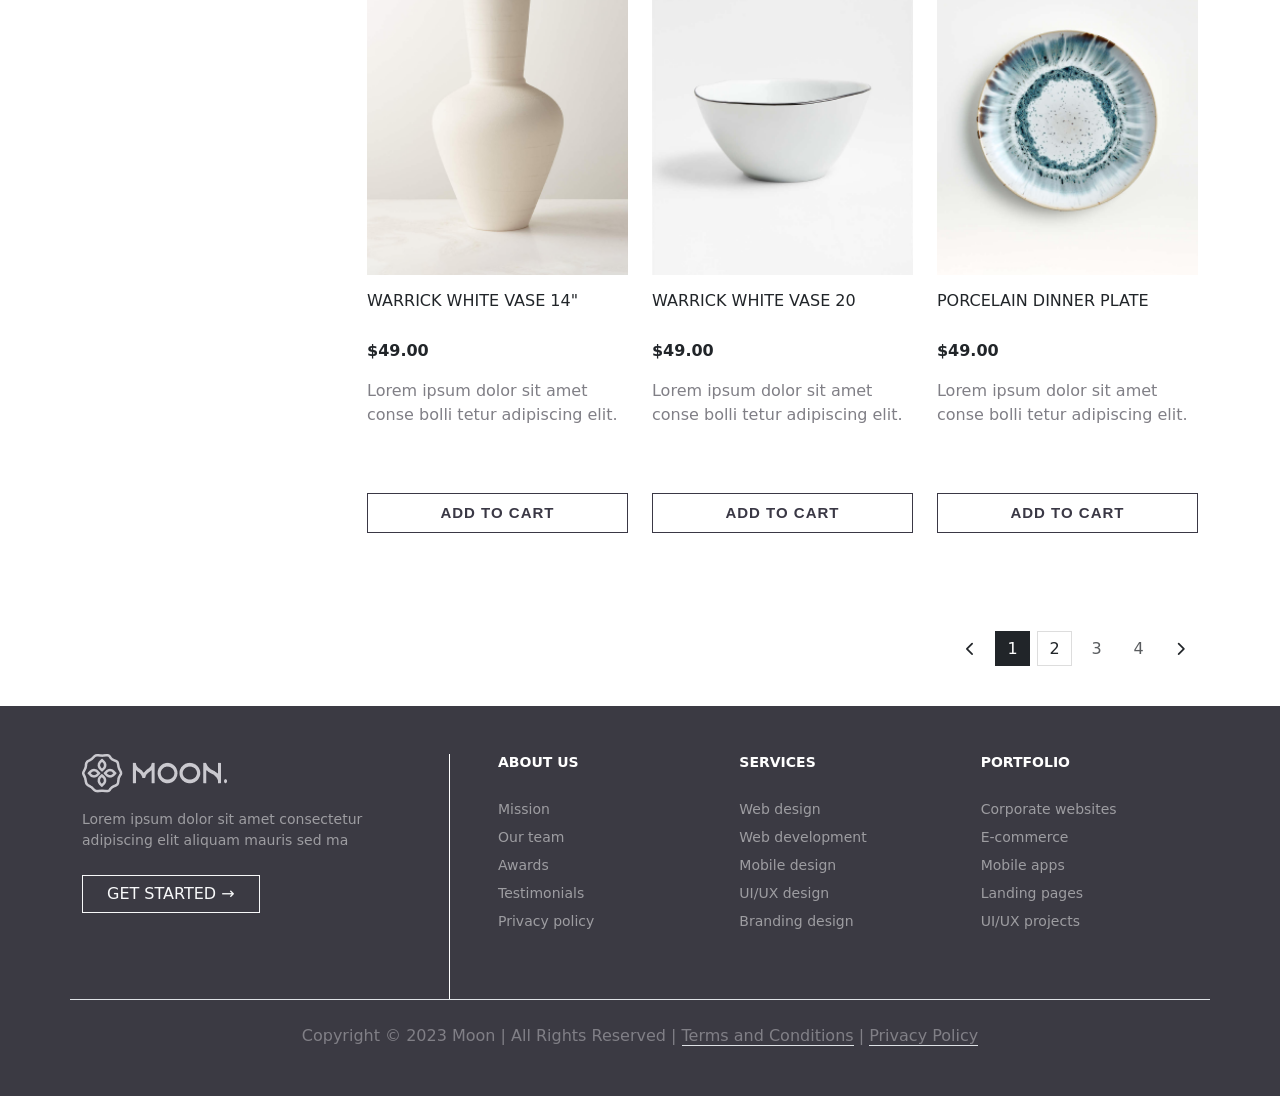
<file: Shop.html>
<!DOCTYPE html>
<html lang="en">
<head>
  <meta charset="UTF-8">
  <title>Moon Ceramic</title>
  <meta name="viewport" content="width=device-width, initial-scale=1">

  
  <link href="https://cdn.jsdelivr.net/npm/bootstrap@5.3.2/dist/css/bootstrap.min.css" rel="stylesheet">
  <link rel="stylesheet" href="https://cdnjs.cloudflare.com/ajax/libs/font-awesome/6.4.0/css/all.min.css">
  <link rel="stylesheet" href="https://cdn.jsdelivr.net/npm/bootstrap-icons@1.11.0/font/bootstrap-icons.css">
  <link href="https://fonts.googleapis.com/css2?family=Bodoni+Moda:ital,opsz,wght@0,6..96,400..900;1,6..96,400..900&display=swap" rel="stylesheet">
  <link rel="stylesheet" href="style.css">
</head>


<body>

 <nav class="navbar navbar-expand-lg bg-white border-bottom border-2">
  <div class="container d-flex align-items-center ">
    
    <button class="navbar-toggler order-1" type="button" data-bs-toggle="collapse" data-bs-target="#navbarNav">
      <span class="navbar-toggler-icon"></span>
    </button>

    <a class="navbar-brand mx-lg-0 m-auto order-2" href="#">
      <img src="images/homeimg/logo.svg" alt="moon" width="90">
    </a>

    <div class="d-flex nav-icon gap-3 order-3 align-items-center">
       <a href="#" class="text-dark position-relative"><i class="bi bi-cart3"></i></a>
       
       <div class="d-none d-lg-flex gap-3">
         <a href="#" class="text-dark"><i class="bi bi-search"></i></a>
         <a href="#" class="text-dark"><i class="bi bi-person"></i></a>
         <a href="#" class="text-dark"><i class="bi bi-heart"></i></a>
       </div>
    </div>

    <div class="collapse navbar-collapse order-4 order-lg-2" id="navbarNav">
      <ul class="navbar-nav mx-auto text-center">
        <li class="nav-item"><a class="nav-link px-3" href="index.html">Home</a></li>
        <li class="nav-item"><a class="nav-link px-3" href="Shop.html">Shop</a></li>
        <li class="nav-item"><a class="nav-link px-3" href="About.html">About</a></li>
        <li class="nav-item"><a class="nav-link px-3" href="Contact.html">Contact</a></li>
         <div class="d-flex justify-content-center gap-4 d-lg-none  flex-column">
                <a href="#" class="text-dark"><i class="bi bi-search"></i></a>
                <a href="#" class="text-dark"><i class="bi bi-person"></i></a>
                <a href="#" class="text-dark"><i class="bi bi-heart"></i></a>
            </div>
       
      </ul>
    </div>

  </div>
</nav>

<div class="container my-4">
    <div class="row mb-5">
        <div class="col-12">
            <nav aria-label="breadcrumb">
                <ol class="breadcrumb small bg-transparent p-0">
                    <li class="breadcrumb-item"><a href="index.html" class="text-muted text-decoration-none">Home</a></li>
                    <li class="breadcrumb-item active fw-bold " aria-current="page">Shop</li>
                </ol>
            </nav>
        </div>
    </div>
   
    <div class="row">
    
        <aside class="col-lg-3 pe-lg-5  d-none d-lg-block">
            <h6 class="mb-3 fw-bold small">Showing 120 items</h6>
            <hr class="mb-4">

            <h6 class="filter-title">Category</h6>
            <div class="filter-group mb-4">
                <div class="form-check custom-check"><input type="checkbox" class="form-check-input" id="c1"><label class="form-check-label ms-2" for="c1">Dinnerware</label></div>
                <div class="form-check custom-check"><input type="checkbox" class="form-check-input" id="c2"><label class="form-check-label ms-2" for="c2">Ceramic</label></div>
                <div class="form-check custom-check"><input type="checkbox" class="form-check-input" id="c3"><label class="form-check-label ms-2" for="c3">Furniture</label></div>
                <div class="form-check custom-check"><input type="checkbox" class="form-check-input" id="c4"><label class="form-check-label ms-2" for="c4">Decor Art</label></div>
                <div class="form-check custom-check"><input type="checkbox" class="form-check-input" id="c5"><label class="form-check-label ms-2" for="c5">Gifts sets</label></div>
            </div>
            <hr>

            <h6 class="filter-title">Price Range</h6>
            <div class="filter-group mb-4 ">
                <div class="form-check custom-check"><input type="checkbox" class="form-check-input" id="p1"><label class="form-check-label ms-2" for="p1">$0 - $10</label></div>
                <div class="form-check custom-check"><input type="checkbox" class="form-check-input" id="p2"><label class="form-check-label ms-2" for="p2">$10 - $50</label></div>
                <div class="form-check custom-check"><input type="checkbox" class="form-check-input" id="p3"><label class="form-check-label ms-2" for="p3">$50 - $100</label></div>
                <div class="form-check custom-check"><input type="checkbox" class="form-check-input" id="p4"><label class="form-check-label ms-2" for="p4">$100-$200</label></div>
                <div class="form-check custom-check"><input type="checkbox" class="form-check-input" id="p5"><label class="form-check-label ms-2" for="p5">> $ 200</label></div>
            </div>
            <hr>

            <h6 class="filter-title">Color</h6>
            <div class="d-flex gap-2 mb-4 flex-wrap">
                <div class="color-swatch border" style="background-color: #ffffff;"></div>
                <div class="color-swatch" style="background-color: #c48b61;"></div>
                <div class="color-swatch" style="background-color: #c1d0c4;"></div>
                <div class="color-swatch" style="background-color: #b45b5e;"></div>
                <div class="color-swatch" style="background-color: #8b879a;"></div>
            </div>
            <hr>

            <h6 class="filter-title">Tags</h6>
            <div class="filter-group mb-4">
                <div class="form-check custom-check"><input type="checkbox" class="form-check-input" id="t1"><label class="form-check-label ms-2" for="t1">Dinnerware</label></div>
                <div class="form-check custom-check"><input type="checkbox" class="form-check-input" id="t2"><label class="form-check-label ms-2" for="t2">Ceramic</label></div>
                <div class="form-check custom-check"><input type="checkbox" class="form-check-input" id="t3"><label class="form-check-label ms-2" for="t3">Furniture</label></div>
                <div class="form-check custom-check"><input type="checkbox" class="form-check-input" id="t4"><label class="form-check-label ms-2" for="t4">Decor Art</label></div>
                <div class="form-check custom-check"><input type="checkbox" class="form-check-input" id="t5"><label class="form-check-label ms-2" for="t5">Gifts sets</label></div>
            </div>
        </aside>

        <main class="col-lg-9">
            <div class="d-flex justify-content-between align-items-center mb-4 pb-2 border-bottom">
                <div class="d-lg-none">
                    <button class="btn p-0 fw-bold text-uppercase small" data-bs-toggle="offcanvas" data-bs-target="#mobileFilter">
                        <i class="fa-solid fa-bars-staggered me-1"></i> Filter
                    </button>
                </div>
                
                   <div class="d-flex align-items-center ms-auto ">
                    <span class="text-muted me-2 small  fw-bold">Sort by:</span>

                     <div class="dropdown">
                      <button class="btn p-0 border-0 d-flex align-items-center justify-content-between shadow-none fw-bold text-dark" 
                        type="button" 
                        data-bs-toggle="dropdown" 
                       style="min-width: 100px;">
            
                      <span class="text-muted small">Name</span>
                      <i class="fa-solid fa-chevron-down ms-2" style="font-size: 10px; color: #999;"></i>
                     </button>

                     <ul class="dropdown-menu dropdown-menu-end border-0 shadow-sm mt-2">
                      <li><a class="dropdown-item small" href="#">Name</a></li>
                      <li><a class="dropdown-item small" href="#">Price</a></li>
                     </ul>
                    </div>
                    </div>
                </div>

            <div class="row row-cols-2 row-cols-md-3 g-4">

                <div class="col">

                    <div class="product-card">
                     <img src="images/homeimg/ceramic.png" class="img-fluid mb-3" alt="Product Name">
                     <h6 class="product-name text-uppercase">Small Ecru Ceramic Compote</h6>
                     <p class="product-price fw-bold">$49.00</p>
                     <p class="product-desc">Lorem ipsum dolor sit amet conse bolli tetur adipiscing elit.</p>
                     <button class=" add-to-cart-btn w-100 bg-transparent">ADD TO CART</button>
                    </div >
                </div>


                <div class="col">

                   <div class="product-card">
                     <img src="images/homeimg/OpheliaVase.png" class="img-fluid mb-3" alt="Product Name">
                     <h6 class="product-name text-uppercase">Rounded Dual Handled Vase</h6>
                     <p class="product-price fw-bold">$49.00</p>
                     <p class="product-desc">Lorem ipsum dolor sit amet conse bolli tetur adipiscing elit.</p>
                     <button class="add-to-cart-btn w-100 bg-transparent">ADD TO CART</button>
                    </div>
                </div>


                <div class="col">
          
                    <div class="product-card">
                      <img src="images/homeimg/poreclanplate.png" class="img-fluid mb-3" alt="Product Name">
                      <h6 class="product-name text-uppercase">Porcelain Dinner Plate</h6>
                      <p class="product-price fw-bold">$49.00</p>
                      <p class="product-desc">Lorem ipsum dolor sit amet conse bolli tetur adipiscing elit.</p>
                      <button class=" add-to-cart-btn w-100 bg-transparent">ADD TO CART</button>
                    </div>
                </div>


                <div class="col">

                   <div class="product-card">
                     <img src="images/homeimg/marin-blue.png" class="img-fluid mb-3" alt="Product Name">
                    <h6 class="product-name text-uppercase">Marin White Dinner Plate</h6>
                    <p class="product-price fw-bold">$49.00</p>
                    <p class="product-desc">Lorem ipsum dolor sit amet conse bolli tetur adipiscing elit.</p>
                    <button class="add-to-cart-btn w-100 bg-transparent">ADD TO CART</button>
                   </div>
                </div>

                <div class="col">

                    <div class="product-card">
                
                <img src="images/homeimg/cremevase.png" class="img-fluid mb-3" alt="Product Name">
                <h6 class="product-name text-uppercase">Tall Cream Ceramic Vase</h6>
                <p class="product-price fw-bold">$49.00</p>
                <p class="product-desc">Lorem ipsum dolor sit amet conse bolli tetur adipiscing elit.</p>
                <button class="add-to-cart-btn w-100 bg-transparent">ADD TO CART</button>
                  </div>
                </div>

                <div class="col">
          
                    <div class="product-card">
                      <img src="images/homeimg/mercer-low-bowl.png" class="img-fluid mb-3" alt="Product Name">
                      <h6 class="product-name text-uppercase">Luana Bowl </h6>
                      <p class="product-price fw-bold">$49.00</p>
                      <p class="product-desc">Lorem ipsum dolor sit amet conse bolli tetur adipiscing elit.</p>
                      <button class="add-to-cart-btn w-100 bg-transparent">ADD TO CART</button>
                    </div>
                </div>


                <div class="col">
          
                   <div class="product-card">
                    <img src="images/homeimg/Ophelia Matte Natural Vase.png" class="img-fluid mb-3" alt="Product Name">
                    <h6 class="product-name text-uppercase">Warrick White Vase 14"</h6>
                    <p class="product-price fw-bold">$49.00</p>
                    <p class="product-desc">Lorem ipsum dolor sit amet conse bolli tetur adipiscing elit.</p>
                    <button class=" add-to-cart-btn w-100 bg-transparent">ADD TO CART</button>
                   </div>
                </div>


                <div class="col">
          
                  <div class="product-card">
                    <img src="images/homeimg/Luana Bowl.png" class="img-fluid mb-3" alt="Product Name">
                    <h6 class="product-name text-uppercase">Warrick White Vase 20</h6>
                    <p class="product-price fw-bold">$49.00</p>
                    <p class="product-desc">Lorem ipsum dolor sit amet conse bolli tetur adipiscing elit.</p>
                    <button class=" add-to-cart-btn w-100 bg-transparent">ADD TO CART</button>
                  </div>
                </div>


                <div class="col">
          
                 <div class="product-card">
                <img src="images/homeimg/Porcelain Dinner Plate.png" class="img-fluid mb-3" alt="Product Name">
                <h6 class="product-name text-uppercase">Porcelain Dinner Plate</h6>
                <p class="product-price fw-bold">$49.00</p>
                <p class="product-desc">Lorem ipsum dolor sit amet conse bolli tetur adipiscing elit.</p>
                <button class=" add-to-cart-btn w-100 bg-transparent">ADD TO CART</button>
                </div>
             </div>
                          
             </div>

            <nav aria-label="Page navigation" class="d-flex justify-content-end mt-5">
              <ul class="pagination gap-2 border-0">
                   <li class="page-item">
                    <a class="page-link border-0 text-dark p-0 d-flex align-items-center justify-content-center" href="#" style="width:35px; height:35px;">
                     <i class="fa-solid fa-chevron-left small"></i>
                     </a>
                   </li>

                    <li class="page-item">
                    <a class="page-link bg-dark text-white border-0 d-flex align-items-center justify-content-center" href="#" style="width:35px; height:35px;">1</a>
                    </li>

                   <li class="page-item">
                     <a class="page-link bg-white text-dark border d-flex align-items-center justify-content-center" href="#" style="width:35px; height:35px; border-color: #ddd !important;">2</a>
                   </li>

                    <li class="page-item">
                     <a class="page-link bg-white text-muted border-0 d-flex align-items-center justify-content-center" href="#" style="width:35px; height:35px;">3</a>
                    </li>
    
                    <li class="page-item">
                     <a class="page-link bg-white text-muted border-0 d-flex align-items-center justify-content-center" href="#" style="width:35px; height:35px;">4</a>
                    </li>

                   <li class="page-item">
                     <a class="page-link border-0 text-dark p-0 d-flex align-items-center justify-content-center" href="#" style="width:35px; height:35px;">
                     <i class="fa-solid fa-chevron-right small"></i>
                     </a>
                   </li>
                </ul>
            </nav>
        </main>
    </div>
</div>
<footer class="footer-section py-5 text-white" style="background-color: #3b3a43;">
    <div class="container ">
        <div class="row border-bottom ">
            
            <div class="col-md-4 pe-md-5 pb-5 justify-content-center footer-col-divider text-white-75 ">
                <img src="images/homeimg/whitelogo.png" alt="Moon" class="mb-3">
                <p class="small text-white-50">Lorem ipsum dolor sit amet consectetur <br> adipiscing elit aliquam mauris sed ma</p>
                <button class="btn btn-outline-light rounded-0 px-4 mt-2 shadow-none">GET STARTED &rarr;</button>
            </div>

            <div class="col-md-8  ps-md-5 pb-5">
                <div class="row ">
                    <div class="col-md-4 col-6">
                        <h6 class="text-uppercase fw-bold mb-4 small">About Us</h6>
                        <ul class="list-unstyled small text-white-50 lh-lg">
                            <li>Mission</li>
                            <li>Our team</li>
                            <li>Awards</li>
                            <li>Testimonials</li>
                            <li>Privacy policy</li>
                        </ul>
                    </div>
                    <div class="col-md-4 col-6">
                        <h6 class="text-uppercase fw-bold mb-4 small">Services</h6>
                        <ul class="list-unstyled small text-white-50 lh-lg">
                            <li>Web design</li>
                            <li>Web development</li>
                            <li>Mobile design</li>
                            <li>UI/UX design</li>
                            <li>Branding design</li>
                        </ul>
                    </div>
                    <div class="col-md-4">
                        <h6 class="text-uppercase fw-bold mb-4 small">Portfolio</h6>
                        <ul class="list-unstyled small text-white-50 lh-lg">
                            <li>Corporate websites</li>
                            <li>E-commerce</li>
                            <li>Mobile apps</li>
                            <li>Landing pages</li>
                            <li>UI/UX projects</li>
                        </ul>
                    </div>
                </div>
            </div>
        </div>

        <div class="row pt-4">
            <div class="col-12 text-center light-gray">
               Copyright © 2023 Moon | All Rights Reserved  | <span class="border-bottom text-white-25"> Terms and Conditions</span> | <span class="border-bottom text-white-25">Privacy Policy</span>
            </div>
        </div>
    </div>
</footer>
<script src="https://cdn.jsdelivr.net/npm/bootstrap@5.3.0/dist/js/bootstrap.bundle.min.js"></script>

</body>
</html>
</file>
<file: style.css>
:root {
    
    --primary-color:#E8E8E8;


    }
    .light-black
    {
        color:#3A3845;
    }
    .dark-gray
    {
       color:#595667;
    }
    .light-gray
    {
       color:#807F86;
    }
      .ecommeric_card
 {
    width: 100%;
    aspect-ratio: 1 / 1;
    object-fit: cover;
  
 }

 .christmas-description
 {
    background-color: var(--primary-color);

 }
 .promo-title
 {

    font-family: 'Bodoni Moda', serif;
    letter-spacing: 1.5px;
  
 }
 .product-card {
    display: flex;
    flex-direction: column;
    align-items: stretch; 
    text-align: left; 
 }
 .product-name
 {
    min-height:2.5em;
 }
 
 .add-to-cart-btn,.sign-btn {
    width: 100%;
    color:#3A3845;
    border:1.8px solid #3A3845;
    padding: 8px 0;
    font-family: 'Lato', sans-serif;
    font-weight: 700;
    font-size: 15px;
    letter-spacing: 1px;
    margin:50px 0px;
   
}


 .product-desc
{
    color: #807F86;
}
.promo-desc
{
   color: #595667;}
.title
{
    margin-top: 80px !important;
    margin-bottom: 40px !important;
    font-family: 'Bodoni Moda', serif;
    color: #3A3845;
}
.history img{
     aspect-ratio: 1/0.5;
      object-fit: cover;
    
}
.history .row
{
   background-color: var(--primary-color);
}

.signup
 {
    margin-top: 100px;
 }
 .sign-input::placeholder {
    color:#595667;
    font-size: 20px;
}
.sign-input 
{
    border-bottom:2px solid  #595667 !important;
}
.sign-btn  { border: 2px solid #595667 !important;
}
.shop-btn{
    color: #8b7367;
    border-color: #8b7367;
    background-color: #ffffff;
    font-weight: 400;
}
@media (max-width: 764Px) {
    .footer-col-divider {
        border-right: none !important;
        border-bottom: 1.5px solid;
        margin-bottom: 2rem;
      
        
}
 .promo
    {
       margin-top: 15px;
       
    }
    .map
    {
        aspect-ratio: 1/1;
    }
   
}


@media (min-width: 764px) {
    .footer-col-divider {
        border-right: 1.5px solid;
        border-bottom: none !important;
    }
    .reverse-row {
        flex-direction: row-reverse !important;
    }
    .history img{
     aspect-ratio: 1.8/1;
     object-fit: cover;
}
}



.contact-section , .hero-section{
    position: relative;
    display: flex;
    flex-direction: column;
}
.box {
    background-color: #3A3845;
   padding: 40px 20px;
    width: 100%; /
}

.image-wrapper {
    width: 100%;
    height: 300px; 
    overflow: hidden;
}
.image-wrapper img {
    width: 100%;
    height: 100%;
    object-fit: cover;
    object-position: center;
}


@media (min-width: 764px) {
    .contact-section , .hero-section{
        height: 600px; 
    }
   
    .image-wrapper {
        height: 100%; 
        position: absolute;
        top: 0;
        left: 0;
    }
    .box {
        position: absolute;
        top: 0;
        left: 10%; 
        width: 350px;
        height: 100%; 
        display: flex;
        align-items: center;
        justify-content: center;
       
    }
}

.social-square {
    width: 25px; height: 25px;
    background-color: #C69B7B;
    color: white !important;
   
}
.text-brown {
    color: #C69B7B;
    font-weight: 500;
    
}


.form-control {
    border: 1.5px solid #000000;
    border-radius: 0;
    padding: 12px;
}
.color-swatch {
    width: 22px;         
    height: 22px;       
    display: inline-block; 
}
.form-check-input {
    border-color: #000 !important; 
    border-radius: 0   !important ;         
}
</file>
